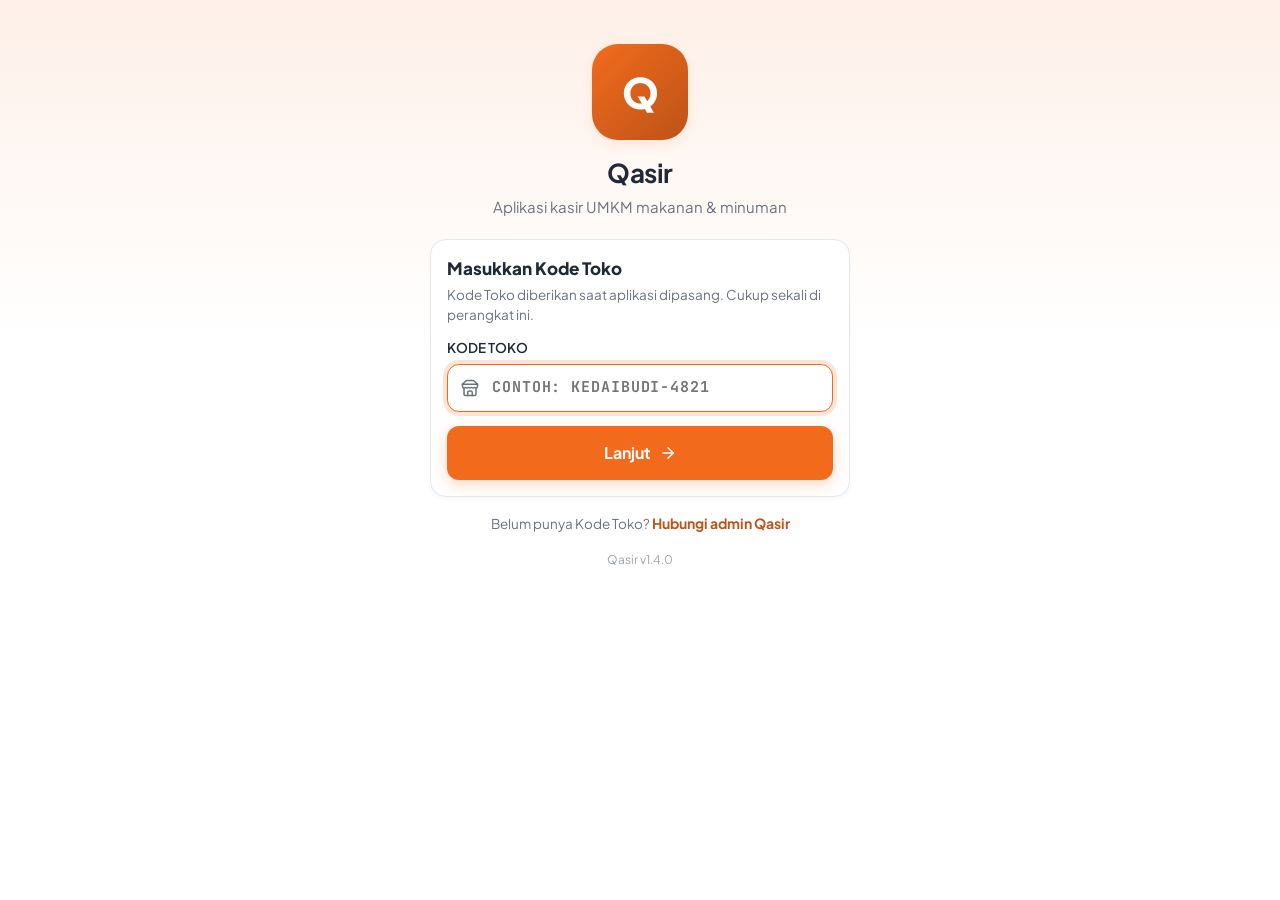
<file: index.html>
<!DOCTYPE html>
<html lang="id">
<head>
  <meta charset="UTF-8">
  <meta name="viewport" content="width=device-width, initial-scale=1, viewport-fit=cover">
  <title>Qasir</title>
  <meta name="description" content="Qasir — aplikasi kasir untuk UMKM makanan & minuman. Tetap jalan saat offline.">
  <meta name="theme-color" content="#F26B1D">
  <meta name="mobile-web-app-capable" content="yes">
  <meta name="apple-mobile-web-app-capable" content="yes">
  <meta name="apple-mobile-web-app-status-bar-style" content="default">
  <meta name="apple-mobile-web-app-title" content="Qasir">
  <link rel="manifest" href="manifest.webmanifest">
  <link rel="icon" type="image/svg+xml" href="icons/icon.svg">
  <link rel="apple-touch-icon" href="icons/icon-192.png">

  <!-- Koneksi awal ke server GAS: hemat 100–300 ms di request pertama -->
  <link rel="preconnect" href="https://script.google.com">
  <link rel="preconnect" href="https://script.googleusercontent.com" crossorigin>
  <link rel="dns-prefetch" href="https://drive.google.com">
  <link rel="dns-prefetch" href="https://cdn.jsdelivr.net">
  <link rel="preconnect" href="https://fonts.googleapis.com">
  <link rel="preconnect" href="https://fonts.gstatic.com" crossorigin>
  <link rel="stylesheet" crossorigin="anonymous" href="https://fonts.googleapis.com/css2?family=Plus+Jakarta+Sans:wght@400;500;600;700;800&family=JetBrains+Mono:wght@500;700&family=Playfair+Display:ital,wght@0,700;0,800;1,400&display=swap">

  <link rel="stylesheet" href="css/style.css?v=1.4.0">
</head>
<body>
  <div id="app">
    <!-- Splash: tampil instan sebelum JS siap -->
    <div class="splash"><div style="text-align:center"><div class="logo" style="margin:0 auto 14px">Q</div><div class="spinner"></div></div></div>
  </div>
  <noscript><p style="padding:24px;font-family:sans-serif">Aktifkan JavaScript untuk memakai Qasir.</p></noscript>

  <script src="js/config.js?v=1.4.0" defer></script>
  <script src="js/tenant.js?v=1.4.0" data-page="app" defer></script>
  <script src="js/icons.js?v=1.4.0" defer></script>
  <script src="js/core.js?v=1.4.0" defer></script>
  <script src="js/export.js?v=1.4.0" defer></script>
  <script src="js/hpp.js?v=1.4.0" defer></script>
  <script src="js/barcode.js?v=1.4.0" defer></script>
  <script src="js/printer.js?v=1.4.0" defer></script>
  <script src="js/p-kasir.js?v=1.4.0" defer></script>
  <script src="js/p-ops.js?v=1.4.0" defer></script>
  <script src="js/p-owner.js?v=1.4.0" defer></script>
  <script src="js/p-promo.js?v=1.4.0" defer></script>
  <script src="js/p-online.js?v=1.4.0" defer></script>
  <script src="js/app.js?v=1.4.0" defer></script>
</body>
</html>
</file>
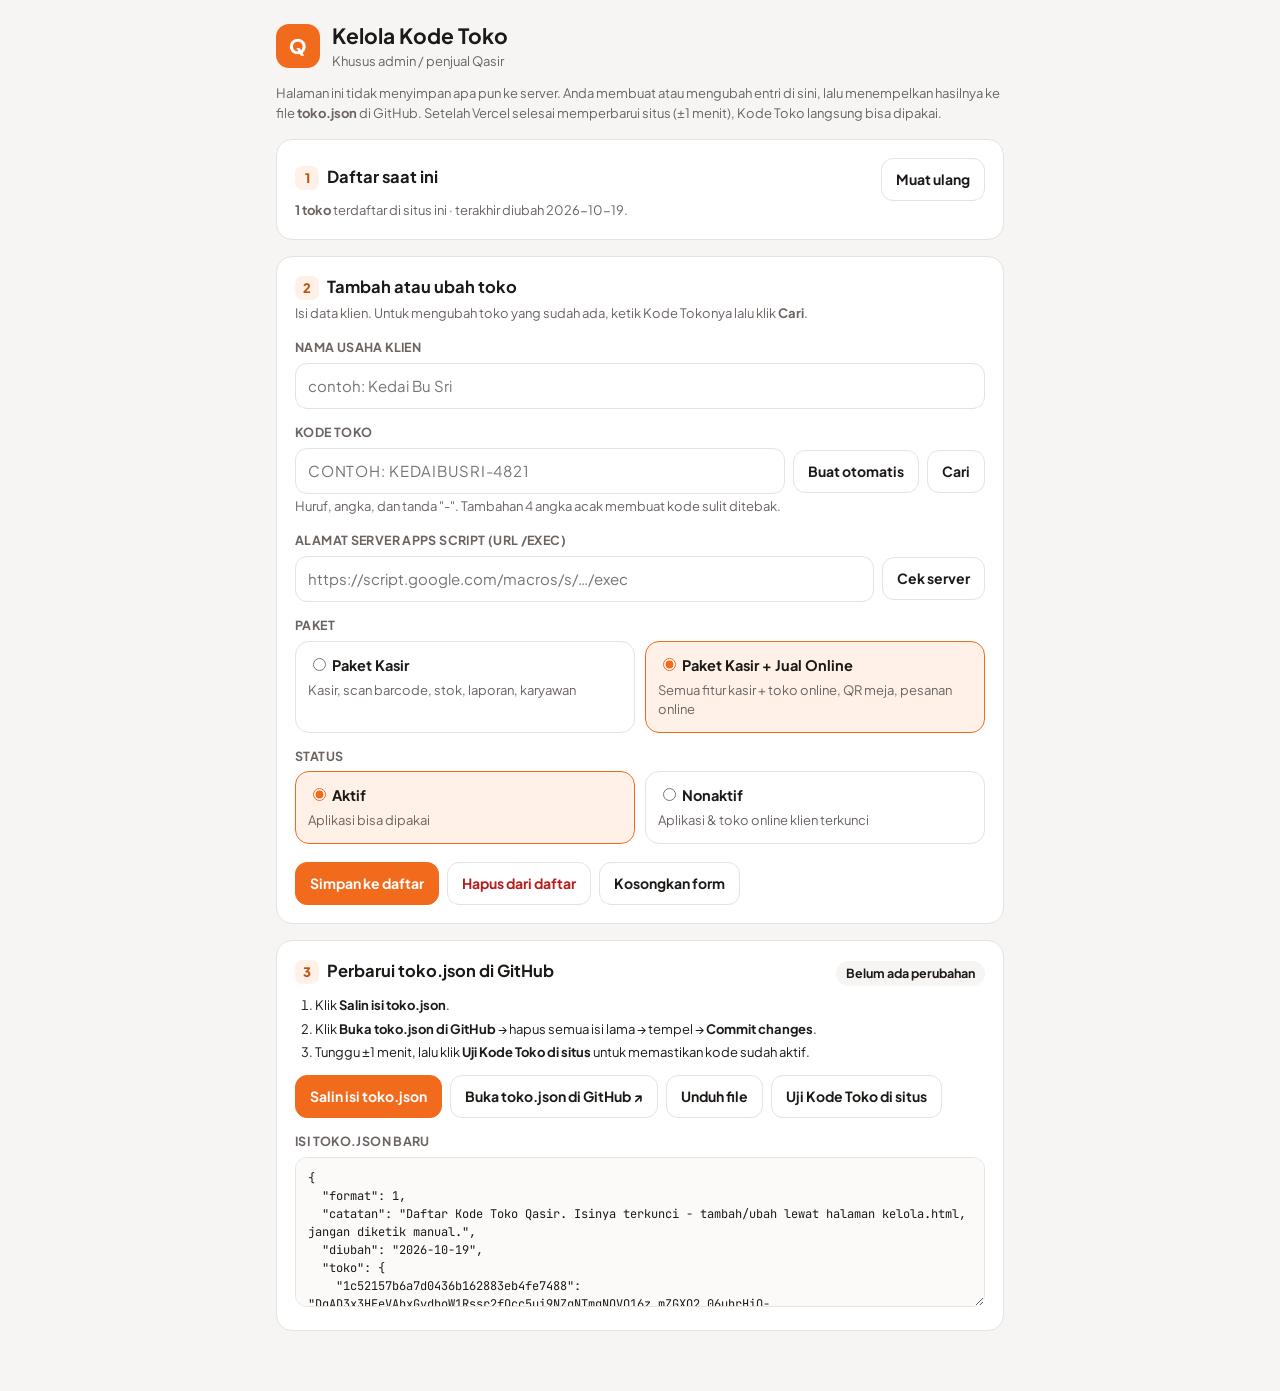
<file: kelola.html>
<!DOCTYPE html>
<html lang="id">
<head>
  <meta charset="UTF-8">
  <meta name="viewport" content="width=device-width, initial-scale=1">
  <meta name="robots" content="noindex, nofollow">
  <title>Kelola Kode Toko · Qasir</title>
  <link rel="icon" type="image/svg+xml" href="icons/icon.svg">
  <link rel="preconnect" href="https://fonts.googleapis.com">
  <link rel="preconnect" href="https://fonts.gstatic.com" crossorigin>
  <link rel="stylesheet" href="https://fonts.googleapis.com/css2?family=Plus+Jakarta+Sans:wght@400;500;600;700;800&family=JetBrains+Mono:wght@500;700&display=swap">
  <style>
    :root { --p: #F26B1D; --p-dark: #C2520F; --p-soft: #FFF1E8; --text: #1C1917; --muted: #6B6461; --line: #E7E2DE; --bg: #F7F5F3; --card: #fff;
      --ok: #15803D; --ok-soft: #E8F6EC; --bad: #B91C1C; --bad-soft: #FDECEC; --warn: #A16207; --warn-soft: #FEF6E0; --mono: 'JetBrains Mono', ui-monospace, monospace; }
    * { box-sizing: border-box; }
    body { margin: 0; font-family: 'Plus Jakarta Sans', system-ui, sans-serif; background: var(--bg); color: var(--text); font-size: 15px; line-height: 1.5; }
    .wrap { max-width: 760px; margin: 0 auto; padding: 20px 16px 60px; }
    header { display: flex; gap: 12px; align-items: center; margin-bottom: 6px; }
    .logo { width: 44px; height: 44px; border-radius: 13px; background: var(--p); color: #fff; display: grid; place-items: center; font-weight: 800; font-size: 20px; flex: none; }
    h1 { font-size: 21px; margin: 0; } h2 { font-size: 16.5px; margin: 0 0 4px; }
    .muted { color: var(--muted); } .small { font-size: 13px; }
    .card { background: var(--card); border: 1px solid var(--line); border-radius: 16px; padding: 18px; margin-top: 16px; }
    .step { display: inline-grid; place-items: center; width: 24px; height: 24px; border-radius: 8px; background: var(--p-soft); color: var(--p-dark); font-weight: 800; font-size: 13px; margin-right: 8px; }
    label.f { display: block; margin-top: 14px; } .lbl { display: block; font-size: 12.5px; font-weight: 700; letter-spacing: .03em; color: var(--muted); margin-bottom: 6px; text-transform: uppercase; }
    input[type=text], input[type=url], textarea { width: 100%; font: inherit; padding: 11px 12px; border: 1.5px solid var(--line); border-radius: 12px; background: #fff; color: var(--text); }
    input:focus, textarea:focus { outline: none; border-color: var(--p); box-shadow: 0 0 0 3px var(--p-soft); }
    .mono { font-family: var(--mono); } .kode { text-transform: uppercase; letter-spacing: .05em; font-weight: 700; }
    .row { display: flex; gap: 8px; align-items: center; flex-wrap: wrap; } .row > .grow { flex: 1 1 220px; }
    .btn { font: inherit; font-weight: 700; font-size: 14px; border-radius: 12px; padding: 10px 14px; border: 1.5px solid var(--line); background: #fff; color: var(--text); cursor: pointer; display: inline-flex; align-items: center; gap: 6px; text-decoration: none; }
    .btn:hover { border-color: #cfc7c1; } .btn:disabled { opacity: .55; cursor: wait; }
    .btn.primary { background: var(--p); border-color: var(--p); color: #fff; } .btn.primary:hover { background: var(--p-dark); }
    .btn.danger { color: var(--bad); } .btn.green { background: #16A34A; border-color: #16A34A; color: #fff; }
    .opts { display: grid; grid-template-columns: 1fr 1fr; gap: 10px; }
    .opt { border: 1.5px solid var(--line); border-radius: 14px; padding: 12px; cursor: pointer; display: block; }
    .opt input { margin-right: 6px; accent-color: var(--p); } .opt:has(input:checked) { border-color: var(--p); background: var(--p-soft); }
    .opt b { font-size: 14.5px; } .opt .small { display: block; margin-top: 4px; }
    .msg { margin-top: 10px; padding: 10px 12px; border-radius: 12px; font-size: 14px; display: none; } .msg.show { display: block; }
    .msg.ok { background: var(--ok-soft); color: var(--ok); } .msg.bad { background: var(--bad-soft); color: var(--bad); } .msg.info { background: var(--p-soft); color: var(--p-dark); } .msg.warn { background: var(--warn-soft); color: var(--warn); }
    .stat { display: flex; justify-content: space-between; gap: 10px; align-items: center; flex-wrap: wrap; }
    .pill { display: inline-block; padding: 3px 10px; border-radius: 999px; font-size: 12.5px; font-weight: 700; background: var(--bg); }
    .pill.warn { background: var(--warn-soft); color: var(--warn); } .pill.ok { background: var(--ok-soft); color: var(--ok); }
    textarea.out { font-family: var(--mono); font-size: 12px; min-height: 150px; background: #FBFAF9; }
    .links { display: grid; grid-template-columns: 1fr 132px; gap: 14px; align-items: start; margin-top: 12px; }
    .link-box { border: 1px dashed var(--line); border-radius: 12px; padding: 10px 12px; margin-bottom: 10px; word-break: break-all; font-size: 13.5px; }
    .link-box b { display: block; font-size: 12px; color: var(--muted); text-transform: uppercase; letter-spacing: .03em; }
    #qr canvas, #qr img { width: 132px; height: 132px; border: 1px solid var(--line); border-radius: 12px; padding: 6px; background: #fff; }
    ol { padding-left: 20px; margin: 8px 0 0; } ol li { margin: 4px 0; }
    .hide { display: none !important; }
    @media (max-width: 560px) { .opts { grid-template-columns: 1fr; } .links { grid-template-columns: 1fr; } }
  </style>
</head>
<body>
<div class="wrap">
  <header><div class="logo">Q</div><div><h1>Kelola Kode Toko</h1><div class="muted small">Khusus admin / penjual Qasir</div></div></header>
  <p class="muted small">Halaman ini tidak menyimpan apa pun ke server. Anda membuat atau mengubah entri di sini, lalu menempelkan hasilnya ke file <b>toko.json</b> di GitHub. Setelah Vercel selesai memperbarui situs (±1 menit), Kode Toko langsung bisa dipakai.</p>

  <!-- 1. Daftar saat ini -->
  <div class="card">
    <div class="stat"><h2><span class="step">1</span>Daftar saat ini</h2><button class="btn" id="btnReload" type="button">Muat ulang</button></div>
    <div class="muted small" id="regInfo">Memuat toko.json…</div>
    <div class="msg warn" id="draftMsg"></div>
  </div>

  <!-- 2. Tambah / ubah -->
  <div class="card">
    <h2><span class="step">2</span>Tambah atau ubah toko</h2>
    <div class="muted small">Isi data klien. Untuk mengubah toko yang sudah ada, ketik Kode Tokonya lalu klik <b>Cari</b>.</div>

    <label class="f"><span class="lbl">Nama usaha klien</span><input type="text" id="fNama" maxlength="60" placeholder="contoh: Kedai Bu Sri"></label>

    <label class="f"><span class="lbl">Kode Toko</span>
      <div class="row"><input class="grow mono kode" type="text" id="fKode" maxlength="32" placeholder="contoh: KEDAIBUSRI-4821" autocapitalize="characters" spellcheck="false">
        <button class="btn" id="btnGen" type="button">Buat otomatis</button><button class="btn" id="btnFind" type="button">Cari</button></div>
      <span class="muted small">Huruf, angka, dan tanda "-". Tambahan 4 angka acak membuat kode sulit ditebak.</span></label>

    <label class="f"><span class="lbl">Alamat server Apps Script (URL /exec)</span>
      <div class="row"><input class="grow mono" type="url" id="fUrl" placeholder="https://script.google.com/macros/s/…/exec" spellcheck="false"><button class="btn" id="btnCheck" type="button">Cek server</button></div></label>
    <div class="msg" id="checkMsg"></div>

    <div class="f" style="margin-top:14px"><span class="lbl">Paket</span>
      <div class="opts">
        <label class="opt"><input type="radio" name="paket" value="kasir"><b>Paket Kasir</b><span class="muted small">Kasir, scan barcode, stok, laporan, karyawan</span></label>
        <label class="opt"><input type="radio" name="paket" value="online" checked><b>Paket Kasir + Jual Online</b><span class="muted small">Semua fitur kasir + toko online, QR meja, pesanan online</span></label>
      </div></div>

    <div class="f" style="margin-top:14px"><span class="lbl">Status</span>
      <div class="opts">
        <label class="opt"><input type="radio" name="aktif" value="1" checked><b>Aktif</b><span class="muted small">Aplikasi bisa dipakai</span></label>
        <label class="opt"><input type="radio" name="aktif" value="0"><b>Nonaktif</b><span class="muted small">Aplikasi & toko online klien terkunci</span></label>
      </div></div>
    <label class="f hide" id="pesanWrap"><span class="lbl">Pesan untuk klien saat nonaktif</span><input type="text" id="fPesan" maxlength="200" placeholder="contoh: Silakan hubungi admin Qasir."></label>

    <div class="row" style="margin-top:18px"><button class="btn primary" id="btnSave" type="button">Simpan ke daftar</button><button class="btn danger" id="btnDel" type="button">Hapus dari daftar</button><button class="btn" id="btnClear" type="button">Kosongkan form</button></div>
    <div class="msg" id="saveMsg"></div>

    <div class="hide" id="linkCard">
      <div class="links"><div>
        <div class="link-box"><b>Aplikasi kasir (untuk pemilik & kasir)</b><span id="lApp"></span></div>
        <div class="link-box" id="lShopWrap"><b>Toko online (untuk pelanggan)</b><span id="lShop"></span></div>
        <div class="row"><button class="btn" id="btnCopyCard" type="button">Salin pesan untuk klien</button><button class="btn" id="btnQr" type="button">Unduh QR aplikasi</button></div>
      </div><div id="qr"></div></div>
    </div>
  </div>

  <!-- 3. Perbarui toko.json -->
  <div class="card">
    <div class="stat"><h2><span class="step">3</span>Perbarui toko.json di GitHub</h2><span class="pill" id="dirtyPill">Belum ada perubahan</span></div>
    <ol class="small">
      <li>Klik <b>Salin isi toko.json</b>.</li>
      <li>Klik <b>Buka toko.json di GitHub</b> → hapus semua isi lama → tempel → <b>Commit changes</b>.</li>
      <li>Tunggu ±1 menit, lalu klik <b>Uji Kode Toko di situs</b> untuk memastikan kode sudah aktif.</li>
    </ol>
    <div class="row" style="margin-top:12px"><button class="btn primary" id="btnCopy" type="button">Salin isi toko.json</button><a class="btn" id="btnGh" target="_blank" rel="noopener" href="#">Buka toko.json di GitHub ↗</a><button class="btn" id="btnDl" type="button">Unduh file</button><button class="btn" id="btnTest" type="button">Uji Kode Toko di situs</button></div>
    <div class="msg" id="outMsg"></div>
    <label class="f"><span class="lbl">Isi toko.json baru</span><textarea class="out" id="out" readonly spellcheck="false"></textarea></label>
  </div>
</div>

<script src="js/config.js?v=1.4.0"></script>
<script src="js/tenant.js?v=1.4.0" data-page="kelola"></script>
<script>
'use strict';
(function () {
  const T = window.QasirTenant, CFG = window.QASIR_CONFIG || {};
  const $ = (id) => document.getElementById(id);
  const DKEY = 'qasir:kelola:draft';
  const BASE = new URL('./', location.href).href;
  const REPO = CFG.REPO || 'visenasrv/Qasir';
  let work = null, dirty = 0;

  function msg(el, text, type) { el = $(el); el.className = 'msg show ' + (type || 'info'); el.innerHTML = text; }
  function hide(el) { $(el).className = 'msg'; }
  function busy(b, on) { $(b).disabled = !!on; }
  const esc = (s) => String(s == null ? '' : s).replace(/[&<>"']/g, (c) => ({ '&': '&amp;', '<': '&lt;', '>': '&gt;', '"': '&quot;', "'": '&#39;' }[c]));
  const count = () => Object.keys(work.toko).length;

  function serialize() {
    const ids = Object.keys(work.toko);
    const lines = ids.map((id, i) => '    ' + JSON.stringify(id) + ': ' + JSON.stringify(work.toko[id]) + (i < ids.length - 1 ? ',' : ''));
    return '{\n  "format": 1,\n  "catatan": ' + JSON.stringify(work.catatan || 'Daftar Kode Toko Qasir. Isinya terkunci - tambah/ubah lewat halaman kelola.html, jangan diketik manual.') +
      ',\n  "diubah": ' + JSON.stringify(work.diubah || '') + ',\n  "toko": {\n' + lines.join('\n') + (lines.length ? '\n' : '') + '  }\n}\n';
  }
  function paintOut() {
    $('out').value = serialize();
    $('dirtyPill').textContent = dirty ? dirty + ' perubahan belum ditempel ke GitHub' : 'Belum ada perubahan';
    $('dirtyPill').className = 'pill' + (dirty ? ' warn' : '');
    try { if (dirty) localStorage.setItem(DKEY, JSON.stringify({ at: Date.now(), dirty, work })); else localStorage.removeItem(DKEY); } catch (e) {}
  }
  async function loadReg() {
    $('regInfo').textContent = 'Memuat toko.json…';
    try {
      const reg = await T.registry(true);
      work = { format: 1, catatan: reg.catatan, diubah: reg.diubah || '', toko: Object.assign({}, reg.toko) };
      $('regInfo').innerHTML = '<b>' + count() + ' toko</b> terdaftar di situs ini' + (reg.diubah ? ' · terakhir diubah ' + esc(reg.diubah) : '') + '.';
    } catch (e) {
      work = { format: 1, diubah: '', toko: {} };
      $('regInfo').innerHTML = '<span style="color:var(--bad)">toko.json belum ada atau tidak bisa dibaca (' + esc(e.message) + ').</span> Daftar baru akan dibuat dari nol.';
    }
    dirty = 0;
    let d = null; try { d = JSON.parse(localStorage.getItem(DKEY) || 'null'); } catch (e) {}
    if (d && d.work && JSON.stringify(d.work.toko) !== JSON.stringify(work.toko)) {
      msg('draftMsg', 'Ada ' + d.dirty + ' perubahan dari ' + new Date(d.at).toLocaleString('id-ID') + ' yang belum terlihat di situs. <button class="btn" id="useDraft" type="button" style="margin-left:6px">Lanjutkan draf</button> <button class="btn" id="dropDraft" type="button">Buang</button>', 'warn');
      $('useDraft').onclick = () => { work = d.work; dirty = d.dirty; hide('draftMsg'); paintOut(); };
      $('dropDraft').onclick = () => { try { localStorage.removeItem(DKEY); } catch (e) {} hide('draftMsg'); };
    } else { hide('draftMsg'); try { localStorage.removeItem(DKEY); } catch (e) {} }
    paintOut();
  }

  const val = (n) => (document.querySelector('input[name="' + n + '"]:checked') || {}).value;
  const setVal = (n, v) => { const el = document.querySelector('input[name="' + n + '"][value="' + v + '"]'); if (el) el.checked = true; syncPesan(); };
  function syncPesan() { $('pesanWrap').classList.toggle('hide', val('aktif') !== '0'); }
  document.querySelectorAll('input[name="aktif"]').forEach((r) => r.addEventListener('change', syncPesan));
  $('fKode').addEventListener('input', () => { const p = $('fKode').selectionStart, v = $('fKode').value.toUpperCase().replace(/[^A-Z0-9 -]/g, ''); if (v !== $('fKode').value) { $('fKode').value = v; try { $('fKode').setSelectionRange(p, p); } catch (e) {} } });

  $('btnGen').onclick = () => {
    const words = ($('fNama').value || 'TOKO').toUpperCase().replace(/[^A-Z0-9 ]/g, ' ').split(/\s+/).filter(Boolean);
    let base = ''; for (const w of words) { if ((base + w).length > 12) break; base += w; if (base.length >= 6) break; }
    if (!base) base = (words[0] || 'TOKO').slice(0, 12);
    const n = crypto.getRandomValues(new Uint16Array(1))[0] % 9000 + 1000;
    $('fKode').value = base + '-' + n;
  };

  async function checkServer(url) {
    if (!T.GAS_RE.test(url)) return { ok: false, error: 'Format URL salah. Harus diawali https://script.google.com/… dan diakhiri <b>/exec</b> (bukan /dev).' };
    try {
      const r = await fetch(url, { redirect: 'follow', cache: 'no-store' });
      const j = JSON.parse(await r.text());
      if (!j.ok || !j.data || j.data.app !== 'Qasir') return { ok: false, error: 'Server membalas, tetapi bukan server Qasir.' };
      let nama = '';
      try {
        const s = await fetch(url, { method: 'POST', redirect: 'follow', cache: 'no-store', headers: { 'Content-Type': 'text/plain;charset=utf-8' }, body: JSON.stringify({ action: 'shopInfo', data: {} }) });
        const sj = JSON.parse(await s.text()); nama = (sj.ok && sj.data && sj.data.toko && sj.data.toko.nama) || '';
      } catch (e) {}
      return { ok: true, version: j.data.version, ready: j.data.ready, nama };
    } catch (e) {
      return { ok: false, error: 'Server tidak bisa dihubungi. Pastikan deploy sebagai <b>Web app</b>, "Execute as: Me" dan "Who has access: Anyone".' };
    }
  }
  $('btnCheck').onclick = async () => {
    const url = $('fUrl').value.trim(); busy('btnCheck', true); msg('checkMsg', 'Menghubungi server…', 'info');
    const r = await checkServer(url); busy('btnCheck', false);
    if (!r.ok) return msg('checkMsg', r.error, 'bad');
    msg('checkMsg', 'Terhubung ke server Qasir v' + esc(r.version) + (r.ready ? ' · database siap' : ' · <b>database belum disiapkan</b> (jalankan fungsi setup di Apps Script)') + (r.nama ? ' · nama toko: <b>' + esc(r.nama) + '</b>' : ''), r.ready ? 'ok' : 'warn');
    if (r.nama && !$('fNama').value.trim()) $('fNama').value = r.nama;
  };

  $('btnFind').onclick = async () => {
    const kode = T.norm($('fKode').value); if (!kode) return msg('saveMsg', 'Ketik Kode Toko yang ingin dicari.', 'bad');
    $('fKode').value = kode; busy('btnFind', true);
    try {
      const d = await T.derive(kode), blob = work.toko[d.id];
      if (!blob) { msg('saveMsg', 'Kode <b>' + esc(kode) + '</b> belum ada di daftar. Isi data lalu klik Simpan untuk menambahkannya.', 'info'); return; }
      const info = await T.unseal(kode, blob);
      $('fNama').value = info.n || ''; $('fUrl').value = info.u || ''; $('fPesan').value = info.m || '';
      setVal('paket', info.p === 'kasir' ? 'kasir' : 'online'); setVal('aktif', info.a === 0 ? '0' : '1');
      msg('saveMsg', 'Data <b>' + esc(kode) + '</b> dimuat. Ubah yang perlu, lalu klik Simpan.', 'ok'); showLinks(kode, info.p);
    } catch (e) { msg('saveMsg', 'Gagal membaca entri: ' + esc(e.message), 'bad'); } finally { busy('btnFind', false); }
  };

  $('btnSave').onclick = async () => {
    const kode = T.norm($('fKode').value), url = $('fUrl').value.trim(), paket = val('paket'), aktif = val('aktif') === '1';
    if (kode.length < 3) return msg('saveMsg', 'Kode Toko minimal 3 huruf/angka.', 'bad');
    if (!T.GAS_RE.test(url)) return msg('saveMsg', 'Alamat server belum benar (harus URL /exec dari Apps Script).', 'bad');
    $('fKode').value = kode; busy('btnSave', true);
    try {
      const info = { u: url, p: paket, a: aktif ? 1 : 0, n: $('fNama').value.trim().slice(0, 60), t: new Date().toISOString().slice(0, 10) };
      if (!aktif && $('fPesan').value.trim()) info.m = $('fPesan').value.trim().slice(0, 200);
      const { id, blob } = await T.seal(kode, info);
      const isNew = !work.toko[id];
      work.toko[id] = blob; work.diubah = new Date().toISOString().slice(0, 10); dirty++;
      paintOut(); showLinks(kode, paket);
      msg('saveMsg', (isNew ? 'Ditambahkan' : 'Diperbarui') + ': <b>' + esc(kode) + '</b> · ' + (paket === 'kasir' ? 'Paket Kasir' : 'Paket Kasir + Jual Online') + (aktif ? '' : ' · <b>nonaktif</b>') + '. Lanjut ke langkah 3.', 'ok');
    } catch (e) { msg('saveMsg', 'Gagal: ' + esc(e.message), 'bad'); } finally { busy('btnSave', false); }
  };
  $('btnDel').onclick = async () => {
    const kode = T.norm($('fKode').value); if (!kode) return msg('saveMsg', 'Ketik Kode Toko yang ingin dihapus.', 'bad');
    const d = await T.derive(kode);
    if (!work.toko[d.id]) return msg('saveMsg', 'Kode <b>' + esc(kode) + '</b> tidak ada di daftar.', 'bad');
    if (!confirm('Hapus ' + kode + ' dari daftar?\n\nCatatan: HP yang sudah memakai kode ini tetap berjalan dari salinannya. Untuk mengunci aplikasi klien, pilih Status "Nonaktif" lalu Simpan, bukan Hapus.')) return;
    delete work.toko[d.id]; dirty++; paintOut(); $('linkCard').classList.add('hide');
    msg('saveMsg', 'Dihapus: <b>' + esc(kode) + '</b>. Lanjut ke langkah 3.', 'ok');
  };
  $('btnClear').onclick = () => { ['fNama', 'fKode', 'fUrl', 'fPesan'].forEach((i) => ($(i).value = '')); setVal('paket', 'online'); setVal('aktif', '1'); hide('saveMsg'); hide('checkMsg'); $('linkCard').classList.add('hide'); };

  let qrUrl = '';
  function loadQr() { return window.qrcode ? Promise.resolve() : new Promise((res, rej) => { const s = document.createElement('script'); s.src = 'https://cdn.jsdelivr.net/npm/qrcode-generator@1.4.4/qrcode.js'; s.onload = res; s.onerror = rej; document.head.appendChild(s); }); }
  async function showLinks(kode, paket) {
    const app = BASE + '?k=' + encodeURIComponent(kode), shop = BASE + 'toko.html?k=' + encodeURIComponent(kode);
    $('lApp').textContent = app; $('lShop').textContent = shop; $('lShopWrap').classList.toggle('hide', paket === 'kasir');
    $('linkCard').classList.remove('hide');
    $('btnCopyCard').onclick = () => copy('Aplikasi kasir Qasir sudah siap.\n\nKode Toko: ' + kode + '\nBuka aplikasi: ' + app + (paket === 'kasir' ? '' : '\nLink toko online untuk pelanggan: ' + shop) + '\n\nBuka link aplikasi di Chrome (Android) atau Safari (iPhone), lalu pilih "Tambahkan ke layar utama" / "Instal aplikasi".', 'saveMsg', 'Pesan untuk klien disalin.');
    try {
      await loadQr(); const q = window.qrcode(0, 'M'); q.addData(app); q.make();
      qrUrl = q.createDataURL(8, 2); $('qr').innerHTML = '<img alt="QR aplikasi" src="' + qrUrl + '">';
      $('btnQr').onclick = () => { const a = document.createElement('a'); a.href = qrUrl; a.download = 'QR-Aplikasi-' + kode + '.gif'; a.click(); };
    } catch (e) { $('qr').innerHTML = '<div class="muted small">QR butuh internet.</div>'; }
  }

  async function copy(text, el, okText) {
    try { await navigator.clipboard.writeText(text); msg(el, okText, 'ok'); }
    catch (e) { const t = document.createElement('textarea'); t.value = text; document.body.appendChild(t); t.select(); document.execCommand('copy'); t.remove(); msg(el, okText, 'ok'); }
  }
  $('btnCopy').onclick = () => copy(serialize(), 'outMsg', 'Isi toko.json disalin (' + count() + ' toko). Tempel di GitHub, lalu Commit changes.');
  $('btnGh').href = 'https://github.com/' + REPO + '/edit/main/toko.json';
  $('btnDl').onclick = () => { const a = document.createElement('a'); a.href = URL.createObjectURL(new Blob([serialize()], { type: 'application/json' })); a.download = 'toko.json'; a.click(); };
  $('btnTest').onclick = async () => {
    const kode = T.norm($('fKode').value); if (!kode) return msg('outMsg', 'Isi Kode Toko di langkah 2 untuk diuji.', 'bad');
    busy('btnTest', true); const r = await T.resolve(kode); busy('btnTest', false);
    if (!r.ok) return msg('outMsg', esc(r.error) + (r.code === 'NOTFOUND' ? ' Jika baru saja Commit, tunggu 1 menit lalu uji lagi.' : ''), 'bad');
    msg('outMsg', 'Kode <b>' + esc(kode) + '</b> sudah aktif di situs · ' + (r.t.paket === 'kasir' ? 'Paket Kasir' : 'Paket Kasir + Jual Online') + (r.t.aktif ? '' : ' · nonaktif') + '.', 'ok');
    loadReg();
  };
  $('btnReload').onclick = loadReg;
  window.addEventListener('beforeunload', (e) => { if (dirty) { e.preventDefault(); e.returnValue = ''; } });
  loadReg();
})();
</script>
</body>
</html>
</file>
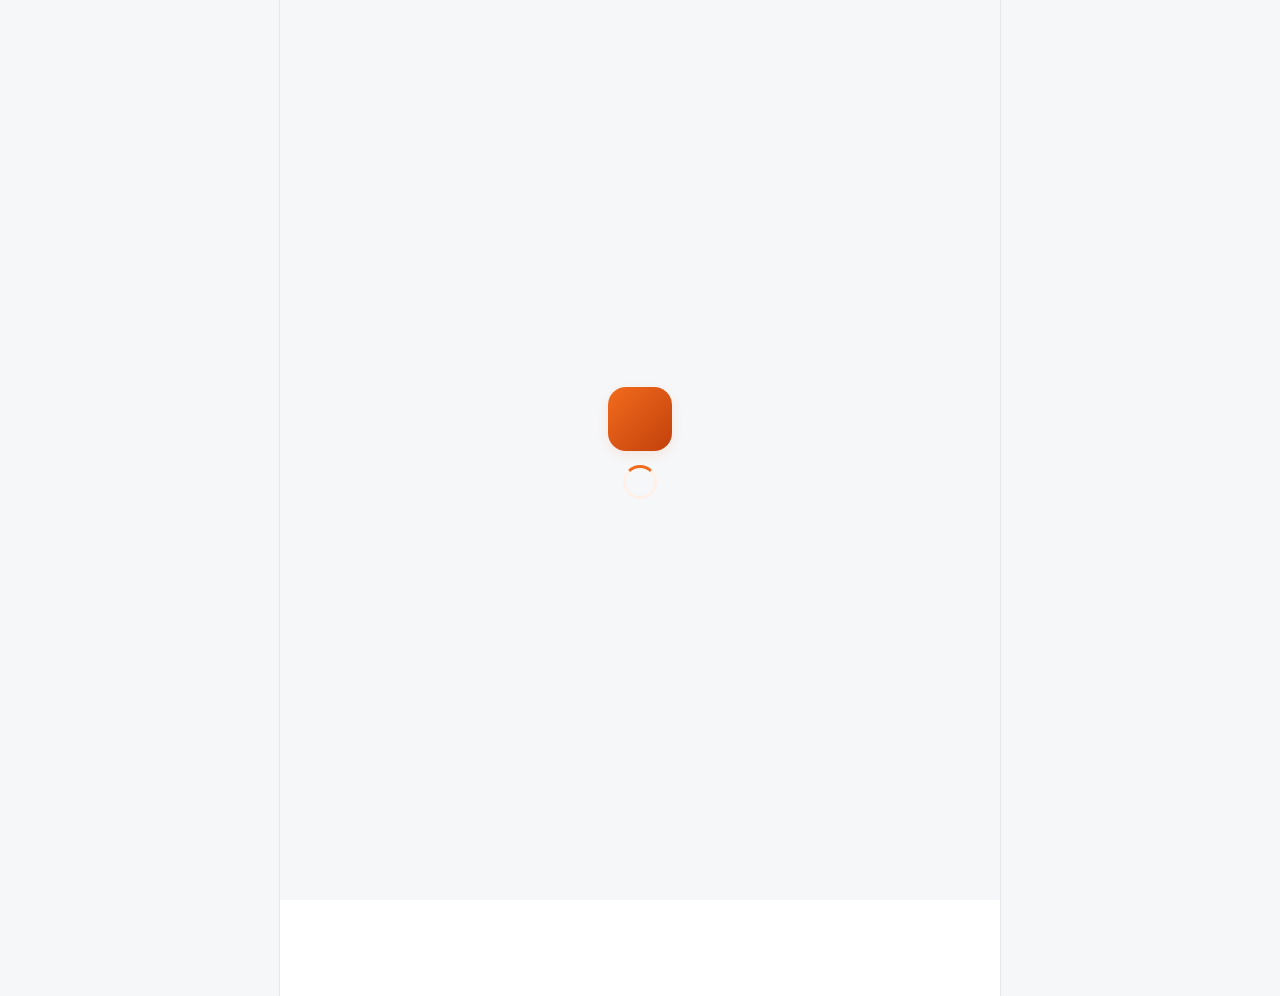
<file: toko.html>
<!DOCTYPE html>
<html lang="id">
<head>
  <meta charset="UTF-8">
  <meta name="viewport" content="width=device-width, initial-scale=1, viewport-fit=cover">
  <title>Pesan Online</title>
  <meta name="description" content="Pesan menu favorit Anda secara online — ambil di toko, diantar, atau makan di tempat.">
  <meta name="theme-color" content="#F26B1D">
  <link rel="icon" type="image/svg+xml" href="icons/icon.svg">
  <link rel="preconnect" href="https://script.google.com">
  <link rel="preconnect" href="https://script.googleusercontent.com" crossorigin>
  <link rel="dns-prefetch" href="https://drive.google.com">
  <link rel="preconnect" href="https://fonts.googleapis.com">
  <link rel="preconnect" href="https://fonts.gstatic.com" crossorigin>
  <link rel="stylesheet" crossorigin="anonymous" href="https://fonts.googleapis.com/css2?family=Plus+Jakarta+Sans:wght@400;500;600;700;800&display=swap">
  <link rel="stylesheet" href="css/style.css?v=1.4.0">
  <link rel="stylesheet" href="css/toko.css?v=1.4.0">
</head>
<body class="shop">
  <div id="shop"><div class="splash"><div style="text-align:center"><div class="logo" style="margin:0 auto 14px">&nbsp;</div><div class="spinner"></div></div></div></div>
  <noscript><p style="padding:24px;font-family:sans-serif">Aktifkan JavaScript untuk memesan.</p></noscript>
  <script src="js/config.js?v=1.4.0" defer></script>
  <script src="js/tenant.js?v=1.4.0" data-page="toko" defer></script>
  <script src="js/icons.js?v=1.4.0" defer></script>
  <script src="js/toko.js?v=1.4.0" defer></script>
</body>
</html>
</file>
<file: css/style.css>
/* ==========================================================================
   QASIR — Warm Artisanal POS · Design System
   Warna utama bisa diganti owner (Pengaturan) → JS mengisi --p, --p-dark, --p-soft
   ========================================================================== */
:root {
  --p: #F26B1D; --p-dark: #C2410C; --p-soft: #FFF1E8; --p-ring: rgba(242,107,29,.18); --p-shadow: rgba(242,107,29,.25);
  --accent: #16A34A;
  --bg: #F6F7F9; --card: #FFFFFF; --text: #1F2937; --muted: #6B7280; --faint: #9CA3AF; --line: #E5E7EB; --line-2: #F0F1F4;
  --ok: #16A34A; --ok-soft: #DCFCE7; --warn: #D97706; --warn-soft: #FEF3C7; --bad: #DC2626; --bad-soft: #FEE2E2; --info: #2563EB; --info-soft: #DBEAFE;
  --violet: #7C3AED; --violet-soft: #EDE9FE;
  --r-card: 16px; --r-btn: 12px; --r-sheet: 24px;
  --sh-1: 0 2px 4px rgba(31,41,55,.04); --sh-2: 0 4px 12px rgba(242,107,29,.12); --sh-3: 0 8px 24px rgba(31,41,55,.08); --sh-4: 0 20px 40px rgba(31,41,55,.16);
  --nav-h: 64px; --safe-b: env(safe-area-inset-bottom, 0px);
  --font: 'Plus Jakarta Sans', system-ui, -apple-system, 'Segoe UI', Roboto, sans-serif;
  --mono: 'JetBrains Mono', ui-monospace, 'SFMono-Regular', Menlo, Consolas, monospace;
}
*, *::before, *::after { box-sizing: border-box; }
html, body { margin: 0; padding: 0; }
body { font-family: var(--font); background: var(--bg); color: var(--text); font-size: 15px; line-height: 1.45; -webkit-font-smoothing: antialiased; -webkit-tap-highlight-color: transparent; overscroll-behavior-y: contain; }
button, input, select, textarea { font: inherit; color: inherit; }
button { cursor: pointer; border: 0; background: none; padding: 0; }
img { max-width: 100%; display: block; }
a { color: var(--p-dark); text-decoration: none; }
.num, .money { font-variant-numeric: tabular-nums; }
.mono { font-family: var(--mono); font-variant-numeric: tabular-nums; }
.muted { color: var(--muted); } .faint { color: var(--faint); }
.nowrap { white-space: nowrap; } .ellipsis { white-space: nowrap; overflow: hidden; text-overflow: ellipsis; min-width: 0; }
.hidden { display: none !important; }
.ic { width: 22px; height: 22px; flex: none; stroke: currentColor; fill: none; stroke-width: 2; stroke-linecap: round; stroke-linejoin: round; }
.ic.sm { width: 18px; height: 18px; } .ic.xs { width: 14px; height: 14px; } .ic.lg { width: 28px; height: 28px; }

/* ---------- Shell & layout ---------- */
#app { min-height: 100vh; min-height: 100dvh; }
.shell { display: flex; min-height: 100dvh; }
.main { flex: 1; min-width: 0; position: relative; }
.page { min-height: 100dvh; padding-bottom: calc(var(--nav-h) + var(--safe-b) + 16px); animation: pageIn .16s ease-out; }
.page.no-nav { padding-bottom: calc(24px + var(--safe-b)); }
.page[hidden] { display: none; }
@keyframes pageIn { from { opacity: .4; transform: translateY(4px); } to { opacity: 1; transform: none; } }
.wrap { padding: 0 16px; max-width: 1180px; margin: 0 auto; }
.stack > * + * { margin-top: 12px; }
.row { display: flex; align-items: center; gap: 10px; }
.row.between { justify-content: space-between; }
.row.wrapx { flex-wrap: wrap; }
.grow { flex: 1; min-width: 0; }
.grid-2 { display: grid; grid-template-columns: 1fr 1fr; gap: 12px; }
.grid-3 { display: grid; grid-template-columns: repeat(3, 1fr); gap: 10px; }

/* ---------- Top bar ---------- */
.topbar { position: sticky; top: 0; z-index: 30; background: rgba(255,255,255,.94); backdrop-filter: saturate(1.4) blur(10px); -webkit-backdrop-filter: saturate(1.4) blur(10px); border-bottom: 1px solid var(--line); }
.topbar .in { display: flex; align-items: center; gap: 10px; min-height: 60px; padding: 8px 16px; max-width: 1180px; margin: 0 auto; }
.topbar h1 { font-size: 19px; line-height: 1.2; margin: 0; font-weight: 700; letter-spacing: -.01em; }
.topbar .sub { font-size: 12.5px; color: var(--muted); margin-top: 1px; }
.icon-btn { width: 42px; height: 42px; border-radius: 12px; display: inline-grid; place-items: center; color: var(--text); flex: none; transition: background .15s; }
.icon-btn:hover { background: var(--line-2); }
.icon-btn.ghost-border { border: 1px solid var(--line); background: #fff; }
.icon-btn.soft { background: var(--p-soft); color: var(--p-dark); }

/* ---------- Brand logo ---------- */
.logo { width: 40px; height: 40px; border-radius: 12px; flex: none; overflow: hidden; display: grid; place-items: center; color: #fff; font-weight: 800; font-size: 18px; background: linear-gradient(135deg, var(--p), var(--p-dark)); box-shadow: var(--sh-2); }
.logo img { width: 100%; height: 100%; object-fit: cover; }
.logo.lg { width: 96px; height: 96px; border-radius: 26px; font-size: 42px; }
.logo.md { width: 56px; height: 56px; border-radius: 16px; font-size: 24px; }

/* ---------- Pills & badges ---------- */
.pill { display: inline-flex; align-items: center; gap: 6px; height: 28px; padding: 0 11px; border-radius: 999px; font-size: 12.5px; font-weight: 600; white-space: nowrap; flex: none; }
.pill .dot { width: 7px; height: 7px; border-radius: 50%; background: currentColor; flex: none; }
.pill.ok { background: var(--ok-soft); color: var(--ok); } .pill.warn { background: var(--warn-soft); color: var(--warn); }
.pill.bad { background: var(--bad-soft); color: var(--bad); } .pill.info { background: var(--info-soft); color: var(--info); }
.pill.neutral { background: var(--line-2); color: var(--muted); } .pill.brand { background: var(--p-soft); color: var(--p-dark); }
.pill.violet { background: var(--violet-soft); color: var(--violet); }
.pill.sm { height: 22px; padding: 0 8px; font-size: 11px; gap: 4px; }
button.pill { cursor: pointer; }
.pill.syncing .dot { animation: pulse 1s infinite; }
@keyframes pulse { 50% { opacity: .3; } }
.badge-count { min-width: 20px; height: 20px; padding: 0 6px; border-radius: 999px; background: var(--p); color: #fff; font-size: 11.5px; font-weight: 700; display: inline-grid; place-items: center; }

/* ---------- Cards ---------- */
.card { background: var(--card); border: 1px solid var(--line); border-radius: var(--r-card); box-shadow: var(--sh-1); }
.card.pad { padding: 16px; }
.card-h { display: flex; align-items: center; justify-content: space-between; gap: 10px; margin-bottom: 12px; }
.sec-title { font-size: 12px; font-weight: 700; letter-spacing: .06em; text-transform: uppercase; color: var(--muted); margin: 0; display: flex; align-items: center; gap: 8px; white-space: nowrap; }
.sec-title .bullet { width: 7px; height: 7px; border-radius: 50%; background: var(--p); }
.label-row { display: flex; align-items: center; justify-content: space-between; gap: 8px; margin: 20px 0 10px; }
.divider { height: 1px; background: var(--line); margin: 12px 0; }
.divider.dashed { background: none; border-top: 1px dashed var(--line); }

/* ---------- Buttons ---------- */
.btn { display: inline-flex; align-items: center; justify-content: center; gap: 8px; min-height: 48px; padding: 0 18px; border-radius: var(--r-btn); font-weight: 700; font-size: 15px; white-space: nowrap; transition: background .15s, transform .08s, box-shadow .15s; user-select: none; }
.btn:active { transform: scale(.98); }
.btn.primary { background: var(--p); color: #fff; box-shadow: 0 4px 14px var(--p-shadow); }
.btn.primary:hover { background: var(--p-dark); }
.btn.secondary { background: var(--p-soft); color: var(--p-dark); }
.btn.outline { background: #fff; border: 1px solid var(--line); color: var(--text); }
.btn.outline:hover { background: var(--line-2); }
.btn.outline-brand { background: #fff; border: 1.5px solid var(--p); color: var(--p-dark); }
.btn.danger { background: var(--bad-soft); color: var(--bad); }
.btn.danger:hover { background: var(--bad); color: #fff; }
.btn.success { background: var(--ok); color: #fff; }
.btn.dark { background: var(--text); color: #fff; }
.btn.block { width: 100%; }
.btn.lg { min-height: 54px; font-size: 16px; }
.btn.sm { min-height: 38px; padding: 0 12px; font-size: 13.5px; border-radius: 10px; }
.btn.xs { min-height: 32px; padding: 0 10px; font-size: 12.5px; border-radius: 9px; gap: 5px; }
.btn[disabled], .btn.is-loading { opacity: .55; pointer-events: none; }
.btn.is-loading::after { content: ''; width: 16px; height: 16px; border-radius: 50%; border: 2px solid currentColor; border-right-color: transparent; animation: spin .7s linear infinite; }
@keyframes spin { to { transform: rotate(360deg); } }
.link-btn { color: var(--p-dark); font-weight: 700; font-size: 14px; white-space: nowrap; }

/* ---------- Forms ---------- */
.field { display: block; }
.field { margin-top: 14px; }
.field:first-child, .grid-2 > .field, .grid-3 > .field { margin-top: 0 !important; }
.card > * + .grid-2, .card > * + .grid-3, .sh-body > * + .grid-2, .sh-body > * + .grid-3 { margin-top: 14px; }
.field > .lbl { display: flex; justify-content: space-between; align-items: center; gap: 8px; font-size: 13.5px; font-weight: 600; margin-bottom: 6px; }
.lbl .req { color: var(--bad); }
.input, .select, .textarea { width: 100%; min-height: 48px; padding: 0 14px; border: 1px solid var(--line); border-radius: var(--r-btn); background: #fff; outline: none; transition: border .15s, box-shadow .15s; font-size: 15px; }
.textarea { padding: 12px 14px; min-height: 84px; resize: vertical; }
.select { appearance: none; background-image: url("data:image/svg+xml,%3Csvg xmlns='http://www.w3.org/2000/svg' width='18' height='18' viewBox='0 0 24 24' fill='none' stroke='%236B7280' stroke-width='2' stroke-linecap='round' stroke-linejoin='round'%3E%3Cpath d='m6 9 6 6 6-6'/%3E%3C/svg%3E"); background-repeat: no-repeat; background-position: right 12px center; padding-right: 38px; }
.input:focus, .select:focus, .textarea:focus { border: 1.5px solid var(--p); box-shadow: 0 0 0 4px var(--p-ring); }
.input.big { font-size: 22px; font-weight: 800; min-height: 56px; }
.input-wrap { position: relative; display: flex; align-items: center; }
.input-wrap > .ic { position: absolute; left: 14px; color: var(--muted); pointer-events: none; }
.input-wrap > .input { padding-left: 44px; }
.input-wrap > .suffix { position: absolute; right: 10px; }
.help { font-size: 12.5px; color: var(--muted); margin-top: 6px; display: flex; gap: 6px; align-items: flex-start; }
.err { font-size: 12.5px; color: var(--bad); margin-top: 6px; }
.check { display: inline-flex; align-items: center; gap: 10px; font-size: 14.5px; cursor: pointer; user-select: none; min-height: 32px; }
.check input { appearance: none; width: 22px; height: 22px; border-radius: 7px; border: 1.5px solid #CBD0D8; background: #fff; display: grid; place-items: center; margin: 0; flex: none; transition: all .12s; }
.check input:checked { background: var(--p); border-color: var(--p); }
.check input:checked::after { content: ''; width: 6px; height: 11px; border: solid #fff; border-width: 0 2.5px 2.5px 0; transform: rotate(45deg) translate(-1px, -1px); }
.radio-dot { width: 22px; height: 22px; border-radius: 50%; border: 1.5px solid #CBD0D8; flex: none; display: grid; place-items: center; background: #fff; }
.is-on .radio-dot { border-color: var(--p); }
.is-on .radio-dot::after { content: ''; width: 11px; height: 11px; border-radius: 50%; background: var(--p); }
.toggle { position: relative; width: 50px; height: 30px; flex: none; }
.toggle input { appearance: none; width: 100%; height: 100%; margin: 0; border-radius: 999px; background: #D1D5DB; transition: background .15s; cursor: pointer; }
.toggle input:checked { background: var(--p); }
.toggle::after { content: ''; position: absolute; top: 3px; left: 3px; width: 24px; height: 24px; border-radius: 50%; background: #fff; box-shadow: 0 1px 3px rgba(0,0,0,.25); transition: transform .15s; pointer-events: none; }
.toggle:has(input:checked)::after { transform: translateX(20px); }
.seg { display: flex; padding: 4px; gap: 4px; background: var(--line-2); border-radius: 14px; }
.seg button { flex: 1; min-height: 42px; border-radius: 10px; font-weight: 600; font-size: 14px; color: var(--muted); white-space: nowrap; padding: 0 8px; display: inline-flex; align-items: center; justify-content: center; gap: 6px; }
.seg button.on { background: var(--p); color: #fff; box-shadow: 0 2px 8px var(--p-shadow); }
.seg.light button.on { background: #fff; color: var(--p-dark); box-shadow: var(--sh-1); }
.chips { display: flex; gap: 8px; overflow-x: auto; scrollbar-width: none; padding: 2px 16px 4px; margin: 0 -16px; }
.chips::-webkit-scrollbar { display: none; }
.chips.wrap { flex-wrap: wrap; overflow: visible; margin: 0; padding: 0; }
.chip { flex: none; min-height: 38px; padding: 0 16px; border-radius: 999px; border: 1px solid var(--line); background: #fff; font-weight: 600; font-size: 14px; white-space: nowrap; display: inline-flex; align-items: center; gap: 6px; transition: all .12s; }
.chip.on { background: var(--p); color: #fff; border-color: var(--p); box-shadow: 0 2px 8px var(--p-shadow); }
.chip.soft-on { background: var(--p-soft); color: var(--p-dark); border-color: var(--p); }
.opt { display: flex; align-items: center; gap: 12px; padding: 14px; border-radius: 14px; border: 1px solid var(--line); background: #fff; text-align: left; width: 100%; transition: all .12s; min-height: 56px; }
.opt.is-on { border: 1.5px solid var(--p); background: var(--p-soft); box-shadow: var(--sh-2); }
.opt .t { font-weight: 600; }
.opt .s { font-size: 13px; color: var(--muted); }

/* ---------- Stepper ---------- */
.stepper { display: inline-flex; align-items: center; gap: 4px; background: var(--line-2); border-radius: 999px; padding: 3px; flex: none; }
.stepper button { width: 32px; height: 32px; border-radius: 50%; display: grid; place-items: center; background: #fff; color: var(--text); box-shadow: var(--sh-1); }
.stepper button.plus { background: var(--p); color: #fff; }
.stepper .v { min-width: 26px; text-align: center; font-weight: 800; font-variant-numeric: tabular-nums; }
.stepper.lg button { width: 48px; height: 48px; }
.stepper.lg .v { min-width: 48px; font-size: 22px; }
.stepper[aria-disabled="true"] { opacity: .4; pointer-events: none; }

/* ---------- Bottom nav & sidebar ---------- */
.bnav { position: fixed; left: 0; right: 0; bottom: 0; z-index: 40; background: #fff; border-top: 1px solid var(--line); padding-bottom: var(--safe-b); display: flex; }
.bnav a { flex: 1; height: var(--nav-h); display: flex; flex-direction: column; align-items: center; justify-content: center; gap: 3px; color: var(--muted); font-size: 11.5px; font-weight: 600; position: relative; }
.bnav a.on { color: var(--p); }
.bnav a .badge-count { position: absolute; top: 6px; left: calc(50% + 6px); min-width: 18px; height: 18px; font-size: 10.5px; }
.side { display: none; }

/* ---------- Kasir ---------- */
.store-banner { margin: 12px 16px 0; padding: 12px 14px; border-radius: 14px; background: var(--warn-soft); color: #92400E; display: flex; align-items: center; gap: 10px; font-size: 14px; }
.kasir-layout { display: block; }
.searchbar { display: flex; gap: 10px; padding: 12px 16px 4px; }
.searchbar .input-wrap { flex: 1; }
.scan-btn { min-height: 48px; padding: 0 14px; border-radius: var(--r-btn); border: 1.5px solid var(--p); color: var(--p-dark); background: #fff; font-weight: 700; display: inline-flex; align-items: center; gap: 8px; white-space: nowrap; }
.cat-row { padding: 8px 16px 4px; }
.pgrid { display: grid; grid-template-columns: repeat(2, minmax(0, 1fr)); gap: 12px; padding: 12px 16px 120px; }
.pcard { background: #fff; border: 1px solid var(--line); border-radius: var(--r-card); box-shadow: var(--sh-1); padding: 10px; display: flex; flex-direction: column; position: relative; text-align: left; transition: border .12s, box-shadow .12s, transform .08s; min-width: 0; }
.pcard:active { transform: scale(.985); }
.pcard.in-cart { border: 1.5px solid var(--p); box-shadow: var(--sh-2); }
.pcard .qbadge { position: absolute; top: -8px; right: -8px; min-width: 28px; height: 28px; padding: 0 7px; border-radius: 999px; background: var(--p); color: #fff; font-weight: 800; font-size: 13px; display: grid; place-items: center; box-shadow: 0 0 0 3px #fff; z-index: 2; }
.pimg { position: relative; aspect-ratio: 1/1; border-radius: 12px; overflow: hidden; background: var(--p-soft); }
.pimg img { width: 100%; height: 100%; object-fit: cover; }
.pimg .ph { width: 100%; height: 100%; display: grid; place-items: center; font-size: 30px; font-weight: 800; color: var(--p-dark); background: radial-gradient(circle at 30% 25%, #fff 0, var(--p-soft) 55%, #FDE3CF 100%); }
.pimg .tag { position: absolute; top: 8px; left: 8px; }
.pcard.habis .pimg img, .pcard.habis .pimg .ph { filter: grayscale(1); opacity: .55; }
.pcard.habis { opacity: .85; }
.pcard .habis-badge { position: absolute; inset: 0; display: grid; place-items: center; }
.pcard .nm { font-weight: 600; font-size: 14.5px; margin-top: 10px; line-height: 1.3; display: -webkit-box; -webkit-line-clamp: 2; -webkit-box-orient: vertical; overflow: hidden; min-height: 2.6em; }
.pcard .pr { font-weight: 800; font-size: 16px; margin-top: 2px; font-variant-numeric: tabular-nums; }
.pcard .ft { display: flex; align-items: center; justify-content: space-between; margin-top: 8px; padding-top: 8px; border-top: 1px solid var(--line-2); min-height: 40px; gap: 6px; }
.pcard .ft .st { font-size: 12.5px; color: var(--muted); white-space: nowrap; }
.add-btn { width: 34px; height: 34px; border-radius: 10px; border: 1.5px solid var(--p); color: var(--p); display: grid; place-items: center; flex: none; background: #fff; }
.cartbar { position: fixed; left: 12px; right: 12px; bottom: calc(var(--nav-h) + var(--safe-b) + 10px); z-index: 35; background: var(--text); color: #fff; border-radius: 18px; padding: 10px 10px 10px 16px; display: flex; align-items: center; gap: 12px; box-shadow: var(--sh-4); animation: up .2s ease-out; }
@keyframes up { from { transform: translateY(20px); opacity: 0; } to { transform: none; opacity: 1; } }
.cartbar .cnt { font-size: 12.5px; opacity: .8; }
.cartbar .tot { font-size: 19px; font-weight: 800; font-variant-numeric: tabular-nums; }
.cartbar .btn { margin-left: auto; }
.cart-panel { display: none; }
.cart-line { display: flex; gap: 12px; padding: 12px 0; border-bottom: 1px solid var(--line-2); }
.cart-line:last-child { border-bottom: 0; }
.cart-line .info { flex: 1; min-width: 0; }
.cart-line .nm { font-weight: 700; font-size: 14.5px; }
.cart-line .mod { font-size: 12.5px; color: var(--muted); margin-top: 2px; }
.cart-line .note { font-size: 12.5px; color: var(--p-dark); font-style: italic; margin-top: 2px; }
.cart-line .pr { font-weight: 800; font-variant-numeric: tabular-nums; white-space: nowrap; }
.sum-row { display: flex; justify-content: space-between; align-items: center; gap: 10px; padding: 5px 0; font-size: 14.5px; }
.sum-row .v { font-weight: 700; font-variant-numeric: tabular-nums; white-space: nowrap; }
.sum-row.disc { color: var(--ok); }
.total-band { background: var(--p-soft); border-radius: 0 0 var(--r-card) var(--r-card); padding: 14px 16px; display: flex; justify-content: space-between; align-items: center; gap: 10px; margin: 12px -16px -16px; }
.total-band .k { font-size: 12px; font-weight: 800; color: var(--p-dark); letter-spacing: .05em; }
.total-band .v { font-size: 28px; font-weight: 800; color: var(--p); font-variant-numeric: tabular-nums; }

/* ---------- Payment ---------- */
.pay-grid { display: grid; grid-template-columns: 1fr 1fr; gap: 12px; }
.pay-tile { position: relative; background: #fff; border: 1px solid var(--line); border-radius: var(--r-card); padding: 16px 10px; display: flex; flex-direction: column; align-items: center; gap: 8px; text-align: center; min-height: 116px; justify-content: center; transition: all .12s; }
.pay-tile .ico { width: 48px; height: 48px; border-radius: 50%; display: grid; place-items: center; }
.pay-tile .t { font-weight: 700; } .pay-tile .s { font-size: 12px; color: var(--muted); white-space: nowrap; }
.pay-tile.is-on { border: 1.5px solid var(--p); background: var(--p-soft); box-shadow: var(--sh-2); }
.pay-tile.is-on .s { color: var(--p-dark); font-weight: 600; }
.pay-tile .chk { position: absolute; top: 10px; right: 10px; width: 24px; height: 24px; border-radius: 50%; background: var(--p); color: #fff; display: none; place-items: center; }
.pay-tile.is-on .chk { display: grid; }
.change-box { margin-top: 12px; padding: 14px 16px; border-radius: 14px; background: var(--ok-soft); color: var(--ok); display: flex; justify-content: space-between; align-items: center; font-weight: 700; }
.change-box.minus { background: var(--bad-soft); color: var(--bad); }
.change-box .v { font-size: 22px; font-weight: 800; font-variant-numeric: tabular-nums; }
.proof-box { margin-top: 12px; border: 2px dashed var(--line); border-radius: 14px; padding: 14px; text-align: center; }
.proof-box img { max-height: 220px; margin: 0 auto 10px; border-radius: 10px; }
.sticky-foot { position: fixed; left: 0; right: 0; bottom: 0; z-index: 36; background: rgba(255,255,255,.97); backdrop-filter: blur(8px); border-top: 1px solid var(--line); padding: 10px 16px calc(10px + var(--safe-b)); }
.sticky-foot .in { max-width: 760px; margin: 0 auto; }
.page.has-foot { padding-bottom: calc(120px + var(--safe-b)); }

/* ---------- Receipt ---------- */
.success-head { text-align: center; padding: 18px 16px 6px; }
.success-ic { width: 76px; height: 76px; border-radius: 50%; background: var(--ok); color: #fff; display: grid; place-items: center; margin: 0 auto 12px; box-shadow: 0 0 0 10px rgba(22,163,74,.12); animation: pop .3s ease-out; }
@keyframes pop { from { transform: scale(.6); } to { transform: none; } }
.receipt { background: #fff; border: 1px solid var(--line); border-radius: 14px 14px 0 0; padding: 18px 16px 22px; font-family: var(--mono); font-size: 12.5px; color: #374151; max-width: 380px; margin: 0 auto; position: relative; box-shadow: var(--sh-3); }
.receipt::after { content: ''; position: absolute; left: -1px; right: -1px; bottom: -10px; height: 10px; background: linear-gradient(-45deg, transparent 6px, #fff 0) 0 0/12px 12px repeat-x, linear-gradient(45deg, transparent 6px, #fff 0) 0 0/12px 12px repeat-x; }
.receipt .c { text-align: center; } .receipt .b { font-weight: 700; color: #111827; }
.receipt .r { display: flex; justify-content: space-between; gap: 8px; }
.receipt .ind { padding-left: 12px; color: var(--muted); font-size: 11.5px; }
.receipt hr { border: 0; border-top: 1px dashed #D1D5DB; margin: 8px 0; }
.receipt .logo { margin: 0 auto 8px; width: 44px; height: 44px; font-size: 20px; }

/* ---------- Transactions ---------- */
.stat-tiles { display: grid; grid-template-columns: repeat(3, 1fr); gap: 10px; }
.stat { background: #fff; border: 1px solid var(--line); border-radius: 14px; padding: 12px; min-width: 0; }
.stat .k { font-size: 11px; font-weight: 700; color: var(--muted); letter-spacing: .05em; text-transform: uppercase; white-space: nowrap; }
.stat .v { font-size: 20px; font-weight: 800; margin-top: 4px; font-variant-numeric: tabular-nums; white-space: nowrap; overflow: hidden; text-overflow: ellipsis; }
.stat.bad { background: #FEF2F2; border-color: #FECACA; } .stat.bad .k, .stat.bad .v { color: var(--bad); }
.tx-card { background: #fff; border: 1px solid var(--line); border-radius: 14px; padding: 14px; display: block; width: 100%; text-align: left; box-shadow: var(--sh-1); position: relative; }
.tx-card + .tx-card { margin-top: 10px; }
.tx-card .no { font-family: var(--mono); font-size: 13.5px; font-weight: 600; white-space: nowrap; }
.tx-card .meta { font-size: 13px; color: var(--muted); margin-top: 3px; }
.tx-card .amt { font-weight: 800; font-size: 17px; font-variant-numeric: tabular-nums; white-space: nowrap; }
.tx-card .foot { display: flex; align-items: center; gap: 8px; margin-top: 10px; padding-top: 10px; border-top: 1px solid var(--line-2); flex-wrap: wrap; }
.tx-card.void { background: #FEF2F2; border-color: #FECACA; border-left: 4px solid var(--bad); }
.tx-card.void .no, .tx-card.void .amt { color: var(--bad); }
.tx-card.void .amt { text-decoration: line-through; }
.tx-card .why { margin-top: 8px; padding: 8px 10px; background: #fff; border: 1px solid #FECACA; border-radius: 10px; font-size: 12.5px; color: #991B1B; }

/* ---------- Lists ---------- */
.list-item { display: flex; align-items: center; gap: 12px; padding: 13px 0; border-bottom: 1px solid var(--line-2); width: 100%; text-align: left; }
.list-item:last-child { border-bottom: 0; }
.list-item .t { font-weight: 600; } .list-item .s { font-size: 13px; color: var(--muted); }
.thumb { width: 48px; height: 48px; border-radius: 12px; overflow: hidden; background: var(--p-soft); flex: none; display: grid; place-items: center; color: var(--p-dark); font-weight: 800; }
.thumb img { width: 100%; height: 100%; object-fit: cover; }
.ico-box { width: 40px; height: 40px; border-radius: 12px; display: grid; place-items: center; flex: none; background: var(--p-soft); color: var(--p-dark); }
.ico-box.ok { background: var(--ok-soft); color: var(--ok); } .ico-box.warn { background: var(--warn-soft); color: var(--warn); }
.ico-box.bad { background: var(--bad-soft); color: var(--bad); } .ico-box.info { background: var(--info-soft); color: var(--info); }
.menu-grid { display: grid; grid-template-columns: repeat(3, 1fr); gap: 10px; }
.menu-tile { background: #fff; border: 1px solid var(--line); border-radius: 16px; padding: 14px 8px; display: flex; flex-direction: column; align-items: center; gap: 8px; font-size: 13px; font-weight: 600; text-align: center; box-shadow: var(--sh-1); position: relative; }
.menu-tile .badge-count { position: absolute; top: 8px; right: 8px; }
.table { width: 100%; border-collapse: collapse; font-size: 13.5px; }
.table th { text-align: left; font-size: 11px; font-weight: 700; color: var(--muted); letter-spacing: .05em; text-transform: uppercase; padding: 10px 8px; background: var(--bg); white-space: nowrap; }
.table td { padding: 10px 8px; border-top: 1px solid var(--line-2); vertical-align: middle; }
.table .r { text-align: right; } .table tfoot td { font-weight: 800; background: #FFFAF6; color: var(--p-dark); }
.table-wrap { border: 1px solid var(--line); border-radius: 12px; overflow: auto; }
.empty { text-align: center; padding: 36px 16px; color: var(--muted); }
.empty .ico-box { margin: 0 auto 12px; width: 56px; height: 56px; border-radius: 18px; }
.empty .t { font-weight: 700; color: var(--text); margin-bottom: 4px; }
.skel { background: linear-gradient(90deg, #EEF0F3 25%, #F6F7F9 37%, #EEF0F3 63%); background-size: 400% 100%; animation: sk 1.2s ease infinite; border-radius: 10px; }
@keyframes sk { 0% { background-position: 100% 50%; } 100% { background-position: 0 50%; } }
.banner { padding: 12px 14px; border-radius: 14px; display: flex; gap: 10px; align-items: flex-start; font-size: 13.5px; }
.banner.info { background: var(--info-soft); color: #1E40AF; } .banner.warn { background: var(--warn-soft); color: #92400E; }
.banner.bad { background: var(--bad-soft); color: #991B1B; } .banner.ok { background: var(--ok-soft); color: #166534; }

/* ---------- Dashboard ---------- */
.hero { border-radius: 20px; padding: 18px 18px 20px; color: #fff; background: linear-gradient(120deg, var(--p), color-mix(in srgb, var(--p) 70%, #FFD3A8)); position: relative; overflow: hidden; box-shadow: 0 10px 28px var(--p-shadow); }
.hero::before { content: ''; position: absolute; width: 180px; height: 180px; right: -50px; top: -60px; border-radius: 50%; background: rgba(255,255,255,.13); }
.hero .k { font-size: 12.5px; font-weight: 800; letter-spacing: .06em; opacity: .95; }
.hero .v { font-size: 32px; font-weight: 800; margin-top: 6px; letter-spacing: -.02em; font-variant-numeric: tabular-nums; }
.hero .chg { position: absolute; right: 16px; top: 16px; background: rgba(255,255,255,.22); padding: 4px 10px; border-radius: 999px; font-size: 12px; font-weight: 700; }
.mini { background: #fff; border: 1px solid var(--line); border-radius: 16px; padding: 12px; min-width: 0; }
.mini .ico-box { width: 34px; height: 34px; border-radius: 10px; }
.mini .k { font-size: 11px; font-weight: 700; color: var(--muted); letter-spacing: .04em; text-transform: uppercase; margin-top: 10px; white-space: nowrap; }
.mini .v { font-size: 17px; font-weight: 800; margin-top: 2px; font-variant-numeric: tabular-nums; white-space: nowrap; overflow: hidden; text-overflow: ellipsis; }
.mini .s { font-size: 11.5px; color: var(--muted); white-space: nowrap; overflow: hidden; text-overflow: ellipsis; }
.chart { width: 100%; height: auto; display: block; }
.legend { display: grid; gap: 10px; }
.legend .li { display: flex; align-items: center; gap: 10px; font-size: 14px; }
.legend .sw { width: 12px; height: 12px; border-radius: 4px; flex: none; }
.legend .li .v { margin-left: auto; font-weight: 800; font-variant-numeric: tabular-nums; }
.dev-code { width: 32px; height: 32px; border-radius: 10px; display: grid; place-items: center; font-size: 12px; font-weight: 800; flex: none; }
.alert-card { border-left: 4px solid var(--warn); }
.alert-card.bad { border-left-color: var(--bad); }

/* ---------- HPP ---------- */
.hpp-box { background: var(--p-soft); border: 1.5px solid var(--p); border-radius: 18px; padding: 16px; text-align: center; }
.hpp-box .v { font-size: 34px; font-weight: 800; color: var(--p); font-variant-numeric: tabular-nums; }
.rec-grid { display: grid; grid-template-columns: repeat(3, 1fr); gap: 8px; }
.rec { position: relative; background: #fff; border: 1px solid var(--line); border-radius: 14px; padding: 16px 6px 12px; text-align: center; min-width: 0; }
.rec.is-on { border: 2px solid var(--p); background: #FFFCFA; box-shadow: var(--sh-2); }
.rec .rib { position: absolute; top: -10px; left: 50%; transform: translateX(-50%); background: var(--p); color: #fff; font-size: 9.5px; font-weight: 800; padding: 3px 8px; border-radius: 999px; white-space: nowrap; letter-spacing: .04em; }
.rec .n { font-weight: 700; font-size: 14px; } .rec .m { font-size: 11.5px; color: var(--muted); }
.rec .p { font-weight: 800; font-size: 17px; margin: 6px 0; font-variant-numeric: tabular-nums; white-space: nowrap; }
.rec .l { font-size: 11.5px; color: var(--ok); font-weight: 700; white-space: nowrap; }
.fc-bar { height: 10px; border-radius: 999px; background: linear-gradient(90deg, var(--ok) 0 35%, var(--warn) 35% 45%, var(--bad) 45% 100%); position: relative; opacity: .9; }
.fc-bar .mk { position: absolute; top: -5px; width: 4px; height: 20px; border-radius: 2px; background: var(--text); transform: translateX(-2px); }

/* ---------- Sheets / modal ---------- */
.overlay { position: fixed; inset: 0; z-index: 80; background: rgba(31,41,55,.42); display: flex; align-items: flex-end; justify-content: center; animation: fade .15s; }
@keyframes fade { from { opacity: 0; } }
.sheet { width: 100%; max-width: 640px; max-height: 92dvh; background: #fff; border-radius: var(--r-sheet) var(--r-sheet) 0 0; box-shadow: var(--sh-4); display: flex; flex-direction: column; animation: sheetUp .2s cubic-bezier(.2,.8,.3,1); }
@keyframes sheetUp { from { transform: translateY(40px); opacity: .5; } to { transform: none; opacity: 1; } }
.sheet .grab { width: 44px; height: 5px; border-radius: 3px; background: #D1D5DB; margin: 10px auto 2px; flex: none; }
.sheet .sh-head { display: flex; align-items: center; gap: 12px; padding: 8px 16px 12px; border-bottom: 1px solid var(--line-2); flex: none; }
.sheet .sh-head h3 { margin: 0; font-size: 18px; font-weight: 700; }
.sheet .sh-body { padding: 16px; overflow-y: auto; flex: 1; -webkit-overflow-scrolling: touch; }
.sheet .sh-foot { padding: 12px 16px calc(12px + var(--safe-b)); border-top: 1px solid var(--line-2); flex: none; background: #fff; }
.close-x { width: 40px; height: 40px; border-radius: 50%; background: var(--line-2); display: grid; place-items: center; margin-left: auto; flex: none; }
.dialog { width: calc(100% - 32px); max-width: 420px; background: #fff; border-radius: 20px; padding: 20px; box-shadow: var(--sh-4); margin: auto; animation: pop .15s ease-out; }
.overlay.center { align-items: center; }
.dialog h3 { margin: 0 0 6px; font-size: 18px; }
.dialog p { margin: 0 0 16px; color: var(--muted); font-size: 14.5px; }
.toasts { position: fixed; left: 50%; transform: translateX(-50%); top: 12px; z-index: 120; display: flex; flex-direction: column; gap: 8px; width: calc(100% - 24px); max-width: 420px; pointer-events: none; }
.toast { background: var(--text); color: #fff; padding: 12px 14px; border-radius: 14px; font-size: 14px; font-weight: 600; box-shadow: var(--sh-4); display: flex; align-items: center; gap: 10px; animation: toastIn .2s ease-out; pointer-events: auto; }
.toast.ok { background: #14532D; } .toast.bad { background: #991B1B; } .toast.warn { background: #92400E; } .toast.info { background: #1E3A8A; }
@keyframes toastIn { from { transform: translateY(-12px); opacity: 0; } }
.scanner-view { position: relative; aspect-ratio: 3/4; max-height: 60dvh; background: #000; border-radius: 16px; overflow: hidden; }
.scanner-view video { width: 100%; height: 100%; object-fit: cover; }
.scanner-view .frame { position: absolute; left: 12%; right: 12%; top: 34%; height: 28%; border: 3px solid var(--p); border-radius: 14px; box-shadow: 0 0 0 999px rgba(0,0,0,.35); }
.scanner-view .laser { position: absolute; left: 14%; right: 14%; top: 48%; height: 2px; background: #FF4D4D; box-shadow: 0 0 10px #FF4D4D; animation: laser 1.6s ease-in-out infinite alternate; }
@keyframes laser { from { transform: translateY(-30px); } to { transform: translateY(30px); } }

/* ---------- Login ---------- */
.login { min-height: 100dvh; background: linear-gradient(180deg, var(--p-soft) 0, #fff 340px); padding: 16px 16px 32px; display: flex; flex-direction: column; }
.login .box { width: 100%; max-width: 420px; margin: 0 auto; }
.login .brand { text-align: center; margin: 28px 0 22px; }
.login .brand h2 { font-size: 26px; margin: 14px 0 4px; letter-spacing: -.02em; }
.pin-boxes { display: grid; grid-template-columns: repeat(6, 1fr); gap: 8px; position: relative; }
.pin-boxes span { height: 56px; border-radius: 12px; border: 1px solid var(--line); background: var(--bg); display: grid; place-items: center; font-size: 22px; font-weight: 800; transition: all .12s; }
.pin-boxes span.fill::after { content: ''; width: 12px; height: 12px; border-radius: 50%; background: var(--text); }
.pin-boxes span.fill.show::after { display: none; }
.pin-boxes span.cur { border: 1.5px solid var(--p); background: #fff; box-shadow: 0 0 0 4px var(--p-ring); }
.pin-boxes input { position: absolute; inset: 0; opacity: 0; width: 100%; height: 100%; font-size: 16px; letter-spacing: 40px; }

/* ---------- Menu & labels preview ---------- */
.menu-paper { background: #FFF8EE; border: 1px solid #F1E3CF; border-radius: 16px; padding: 22px 18px; box-shadow: var(--sh-3); color: #3B2A1A; }
.menu-paper .mh { text-align: center; }
.menu-paper .mt { font-family: 'Playfair Display', Georgia, serif; font-weight: 800; letter-spacing: .08em; font-size: 22px; color: #4A2511; margin-top: 10px; }
.menu-paper .tg { font-family: 'Playfair Display', Georgia, serif; font-style: italic; color: var(--p-dark); font-size: 14px; }
.menu-paper .cat { display: flex; align-items: center; gap: 10px; margin: 18px 0 10px; }
.menu-paper .cat b { background: var(--p); color: #fff; font-size: 12px; letter-spacing: .08em; padding: 4px 12px; border-radius: 999px; }
.menu-paper .cat::after { content: ''; flex: 1; height: 1px; background: #EAD7BD; }
.menu-items { display: grid; gap: 10px; }
.menu-items.c2 { grid-template-columns: 1fr 1fr; }
.mi { background: #fff; border: 1px solid #F1E3CF; border-radius: 12px; padding: 8px; }
.mi .im { aspect-ratio: 4/3; border-radius: 8px; overflow: hidden; background: var(--p-soft); margin-bottom: 8px; }
.mi .im img { width: 100%; height: 100%; object-fit: cover; }
.mi .n { font-weight: 700; font-size: 13.5px; } .mi .p { font-weight: 800; color: var(--p-dark); font-size: 13.5px; }
.mi .v { font-size: 11px; color: #8A7660; margin-top: 2px; }
.mi.text { display: flex; justify-content: space-between; gap: 8px; align-items: baseline; border: 0; border-bottom: 1px dotted #E2CDB0; border-radius: 0; background: none; padding: 6px 0; }
.menu-paper .mf { text-align: center; font-size: 12px; color: #8A7660; margin-top: 18px; padding-top: 12px; border-top: 1px dashed #EAD7BD; }
.label-sheet { background: #fff; border-radius: 10px; padding: 10px; display: grid; grid-template-columns: repeat(3, 1fr); gap: 6px; }
.label-sheet.thermal { grid-template-columns: repeat(2, 1fr); }
.lbl-cell { border: 1px dashed #CBD0D8; border-radius: 6px; padding: 6px 4px; text-align: center; min-width: 0; }
.lbl-cell .n { font-size: 10px; font-weight: 700; white-space: nowrap; overflow: hidden; text-overflow: ellipsis; }
.lbl-cell .p { font-size: 10px; color: var(--p-dark); font-weight: 700; }
.lbl-cell svg { width: 100%; height: 34px; }
.lbl-cell .c { font-family: var(--mono); font-size: 8.5px; }
.swatch { width: 36px; height: 36px; border-radius: 50%; border: 3px solid #fff; box-shadow: 0 0 0 1px var(--line); flex: none; cursor: pointer; }
.swatch.on { box-shadow: 0 0 0 2px var(--text); }
.prompt-box { background: var(--bg); border: 1px solid var(--line); border-radius: 12px; padding: 14px; font-family: var(--mono); font-size: 12.5px; white-space: pre-wrap; line-height: 1.6; max-height: 320px; overflow: auto; }
.pick-card { flex: none; width: 128px; background: #fff; border: 1px solid var(--line); border-radius: 14px; padding: 8px; position: relative; text-align: left; }
.pick-card.is-on { border: 2px solid var(--p); }
.pick-card .ck { position: absolute; top: 12px; right: 12px; width: 22px; height: 22px; border-radius: 50%; background: var(--p); color: #fff; display: none; place-items: center; }
.pick-card.is-on .ck { display: grid; }
.pick-card .nm { font-weight: 600; font-size: 13px; margin-top: 6px; white-space: nowrap; overflow: hidden; text-overflow: ellipsis; }
.pick-card .pr { font-size: 12px; color: var(--p-dark); font-weight: 700; }
.step-h { display: flex; align-items: center; gap: 10px; margin-bottom: 12px; }
.step-h .n { width: 26px; height: 26px; border-radius: 50%; background: var(--p); color: #fff; font-size: 13px; font-weight: 800; display: grid; place-items: center; flex: none; }
.step-h .t { font-size: 13px; font-weight: 800; letter-spacing: .06em; text-transform: uppercase; white-space: nowrap; }
.size-tile { flex: 1; background: #fff; border: 1px solid var(--line); border-radius: 14px; padding: 12px 6px; display: flex; flex-direction: column; align-items: center; gap: 6px; font-size: 13px; font-weight: 600; white-space: nowrap; }
.size-tile.is-on { border: 2px solid var(--p); background: var(--p-soft); }
.size-tile .ar { border: 2px solid currentColor; border-radius: 4px; }

/* ---------- Desktop / tablet ---------- */
@media (min-width: 640px) {
  .pgrid { grid-template-columns: repeat(3, minmax(0, 1fr)); }
  .menu-grid { grid-template-columns: repeat(4, 1fr); }
  .overlay { align-items: center; }
  .sheet { border-radius: 20px; max-height: 88dvh; }
  .sheet .grab { display: none; }
}
@media (min-width: 1024px) {
  :root { --nav-h: 0px; }
  .bnav { display: none; }
  .side { display: flex; flex-direction: column; width: 248px; flex: none; position: sticky; top: 0; height: 100dvh; background: #fff; border-right: 1px solid var(--line); padding: 16px 12px; overflow-y: auto; }
  .side .brand { display: flex; align-items: center; gap: 10px; padding: 4px 8px 16px; border-bottom: 1px solid var(--line-2); margin-bottom: 10px; }
  .side .brand .t { font-weight: 800; line-height: 1.2; } .side .brand .s { font-size: 12px; color: var(--muted); }
  .side a { display: flex; align-items: center; gap: 12px; min-height: 44px; padding: 0 12px; border-radius: 12px; color: var(--muted); font-weight: 600; font-size: 14.5px; position: relative; }
  .side a:hover { background: var(--bg); color: var(--text); }
  .side a.on { background: var(--p-soft); color: var(--p-dark); }
  .side a.on::before { content: ''; position: absolute; left: -12px; top: 10px; bottom: 10px; width: 4px; border-radius: 0 4px 4px 0; background: var(--p); }
  .side a .badge-count { margin-left: auto; }
  .side .grp { font-size: 11px; font-weight: 800; letter-spacing: .08em; color: var(--faint); padding: 14px 12px 6px; }
  .side .foot { margin-top: auto; padding-top: 12px; border-top: 1px solid var(--line-2); }
  .page { padding-bottom: 32px; }
  .page.has-foot { padding-bottom: 110px; }
  .cartbar { display: none !important; }
  .kasir-layout { display: grid; grid-template-columns: minmax(0, 1fr) 380px; align-items: start; }
  .pgrid { grid-template-columns: repeat(auto-fill, minmax(168px, 1fr)); padding-bottom: 32px; }
  .cart-panel { display: flex; flex-direction: column; position: sticky; top: 0; height: 100dvh; border-left: 1px solid var(--line); background: #fff; }
  .cart-panel .cp-head { padding: 16px; border-bottom: 1px solid var(--line-2); display: flex; align-items: center; justify-content: space-between; }
  .cart-panel .cp-body { flex: 1; overflow-y: auto; padding: 0 16px; }
  .cart-panel .cp-foot { padding: 16px; border-top: 1px solid var(--line-2); }
  .sticky-foot { left: 248px; }
  .desk-2 { display: grid; grid-template-columns: 1fr 1fr; gap: 16px; align-items: start; }
  .desk-2 > * + * { margin-top: 0 !important; }
  .desk-2 > *, .desk-3 > * { min-width: 0; }
  .desk-3 { display: grid; grid-template-columns: repeat(3, 1fr); gap: 16px; }
  .toasts { top: 16px; }
}
@media print {
  body * { visibility: hidden; }
  .print-area, .print-area * { visibility: visible; }
  .print-area { position: absolute; left: 0; top: 0; width: 100%; }
}

/* ---------- Tambahan shell ---------- */
[hidden] { display: none !important; }
.spinner { width: 34px; height: 34px; border-radius: 50%; border: 3px solid var(--p-soft); border-top-color: var(--p); animation: spin .7s linear infinite; margin: 0 auto 14px; }
.empty[style*="justify-content"] { display: flex; flex-direction: column; align-items: center; }
.splash { min-height: 100dvh; display: grid; place-items: center; background: var(--bg); }
.splash .logo { width: 64px; height: 64px; border-radius: 18px; font-size: 26px; }

.hide-sm { display: none; }
@media (min-width: 640px) { .hide-sm { display: inline; } }

/* ---------- v1.1: kamera laptop ---------- */
.cam-view { position: relative; background: #000; border-radius: 16px; overflow: hidden; aspect-ratio: 16/9; }
.cam-view video, .cam-view img { width: 100%; height: 100%; object-fit: contain; display: block; background: #000; }
.cam-flash { position: absolute; inset: 0; background: #fff; opacity: 0; pointer-events: none; }
.cam-flash.on { animation: camFlash .35s ease-out; }
@keyframes camFlash { 0% { opacity: .9; } 100% { opacity: 0; } }

/* ---------- v1.1: umpan balik scan barcode ---------- */
.scanner-view .hit-ico { position: absolute; left: 50%; top: 48%; width: 84px; height: 84px; margin: -42px 0 0 -42px; border-radius: 50%; display: grid; place-items: center; color: #fff; opacity: 0; transform: scale(.4); pointer-events: none; }
.scanner-view .hit-ico .ic { width: 44px; height: 44px; stroke-width: 3; }
.scanner-view.hit .frame { border-color: #22C55E; box-shadow: 0 0 0 999px rgba(22,163,74,.35), 0 0 24px #22C55E inset; }
.scanner-view.miss .frame { border-color: #EF4444; box-shadow: 0 0 0 999px rgba(220,38,38,.35); }
.scanner-view.hit .laser, .scanner-view.miss .laser { opacity: 0; }
.scanner-view.hit .hit-ico { background: #16A34A; animation: popIn .5s cubic-bezier(.2,1.6,.4,1) forwards; }
.scanner-view.miss .hit-ico { background: #DC2626; animation: popIn .5s cubic-bezier(.2,1.6,.4,1) forwards, shake .35s .1s; }
@keyframes popIn { 0% { opacity: 0; transform: scale(.4); } 60% { opacity: 1; transform: scale(1.1); } 100% { opacity: 1; transform: scale(1); } }
@keyframes shake { 0%,100% { margin-left: -42px; } 25% { margin-left: -50px; } 75% { margin-left: -34px; } }
.scan-result { display: flex; align-items: center; gap: 10px; margin-top: 12px; padding: 12px 14px; border-radius: 14px; border: 1.5px solid var(--line); background: var(--bg); min-height: 58px; }
.scan-result .t { font-weight: 700; } .scan-result .s { font-size: 12.5px; color: var(--muted); }
.scan-result.ok { border-color: #86EFAC; background: var(--ok-soft); animation: resIn .3s ease-out; }
.scan-result.bad { border-color: #FCA5A5; background: var(--bad-soft); animation: resIn .3s ease-out; }
.scan-result .cnt { margin-left: auto; font-weight: 800; color: var(--ok); white-space: nowrap; }
@keyframes resIn { from { transform: translateY(6px); opacity: .3; } to { transform: none; opacity: 1; } }
.bump { animation: bump .45s ease-out; }
@keyframes bump { 0% { transform: scale(1); } 35% { transform: scale(1.06); } 100% { transform: scale(1); } }
.pcard.flash { animation: cardFlash .9s ease-out; }
@keyframes cardFlash { 0% { box-shadow: 0 0 0 0 rgba(22,163,74,.0); } 20% { box-shadow: 0 0 0 4px rgba(22,163,74,.7); } 100% { box-shadow: 0 0 0 0 rgba(22,163,74,0); } }

/* ---------- v1.1: ekspor gambar/PDF (salinan rapi tanpa bayangan) ---------- */
.receipt.is-export { box-shadow: none; border: 0; border-radius: 0; max-width: none; padding: 22px 20px 26px; }
.receipt.is-export::after { display: none; }
.menu-paper.is-export { box-shadow: none; border: 0; border-radius: 0; }

/* ---------- v1.1: poster & harga manual ---------- */
.size-grid { display: grid; grid-template-columns: repeat(3, 1fr); gap: 8px; }
.img-chip { display: flex; align-items: center; gap: 10px; padding: 8px; border: 1px solid var(--line); border-radius: 14px; background: #fff; }
.img-chip .thumb { width: 44px; height: 44px; }
.img-chip .nm { font-weight: 600; font-size: 13.5px; min-width: 0; overflow: hidden; text-overflow: ellipsis; white-space: nowrap; }
.img-chip .btn { min-height: 38px; }
.rec.manual { grid-column: 1 / -1; display: flex; align-items: center; gap: 12px; text-align: left; padding: 12px 14px; }
.rec.manual .input { min-height: 44px; font-weight: 800; font-size: 17px; }
.explain { background: var(--info-soft); border: 1px solid #BFDBFE; border-radius: 14px; padding: 14px 16px; font-size: 14px; line-height: 1.55; }
.explain b { color: #1E3A8A; }
.explain ol { margin: 8px 0 0; padding-left: 20px; } .explain li + li { margin-top: 4px; }
.formula { display: flex; flex-wrap: wrap; align-items: center; gap: 6px 8px; background: #fff; border: 1px dashed var(--line); border-radius: 12px; padding: 10px 12px; margin-top: 10px; font-weight: 600; }
.formula .eq { color: var(--muted); } .formula .res { color: var(--p-dark); font-weight: 800; }
.torch-btn { position: absolute; top: 10px; right: 10px; width: 42px; height: 42px; border-radius: 50%; background: rgba(0,0,0,.45); color: #fff; display: grid; place-items: center; z-index: 2; }
.torch-btn.on { background: #FACC15; color: #111; }
/* v1.2: penjelasan bisa dilipat */
details.explain { padding: 0; }
details.explain > summary { list-style: none; cursor: pointer; display: flex; align-items: center; justify-content: space-between; gap: 10px; padding: 12px 16px; color: #1E3A8A; user-select: none; }
details.explain > summary::-webkit-details-marker { display: none; }
details.explain > summary > span:first-child { display: flex; align-items: center; gap: 8px; }
details.explain > summary .sum-hint::after { content: 'Tampilkan ▾'; font-size: 12.5px; font-weight: 700; color: var(--info); white-space: nowrap; }
details.explain[open] > summary .sum-hint::after { content: 'Sembunyikan ▴'; }
details.explain .explain-body { padding: 0 16px 14px; }

/* ---------- v1.2: tampilan kasir ringkas (tanpa gambar, default) ---------- */
.view-btn { min-height: 48px; min-width: 48px; padding: 0 12px; border-radius: var(--r-btn); border: 1px solid var(--line); background: #fff; color: var(--text); font-weight: 700; display: inline-flex; align-items: center; justify-content: center; gap: 6px; white-space: nowrap; flex: none; }
.pgrid.compact { gap: 10px; }
.pgrid.compact .pcard { padding: 12px 12px 8px; border-top: 4px solid var(--cat, var(--p)); min-height: 112px; }
.pgrid.compact .pcard.in-cart { border-top-width: 4px; border-top-color: var(--cat, var(--p)); background: #FFFBF7; }
.pgrid.compact .pcard .nm { margin-top: 0; font-size: 14.5px; font-weight: 700; padding-right: 4px; }
.pgrid.compact .pcard .pr { color: var(--p-dark); font-size: 15.5px; margin-top: 4px; }
.pgrid.compact .pcard .ft { margin-top: auto; padding-top: 6px; min-height: 38px; }
.pgrid.compact .pcard.habis .nm, .pgrid.compact .pcard.habis .pr { color: var(--faint); }
.pgrid.compact .vtag { font-size: 10.5px; font-weight: 800; letter-spacing: .04em; color: var(--p-dark); background: var(--p-soft); padding: 2px 7px; border-radius: 999px; }
@media (min-width: 1024px) { .pgrid.compact { grid-template-columns: repeat(auto-fill, minmax(150px, 1fr)); } }

/* ---------- v1.3: Jual Online (admin) ---------- */
.bnav.six a { font-size: 10.5px; }
.bnav.six a .ic { width: 22px; height: 22px; }
.bnav a .js-order-count { position: absolute; top: 6px; left: calc(50% + 6px); min-width: 18px; height: 18px; font-size: 10.5px; background: var(--bad); }
.side a .js-order-count { margin-left: auto; background: var(--bad); }
.on-hero { border: 1.5px solid var(--line); }
.on-hero.on { border-color: #86EFAC; background: #F7FEF9; }
.on-link { display: flex; align-items: center; gap: 8px; margin-top: 12px; padding: 8px 8px 8px 12px; border-radius: 12px; background: var(--bg); border: 1px solid var(--line); font-size: 12.5px; min-width: 0; }
.on-sec { margin-top: 12px; overflow: hidden; }
.on-h { width: 100%; display: flex; align-items: center; gap: 12px; padding: 14px 16px; }
.on-h b { display: block; font-size: 15px; } .on-h .muted { display: block; font-size: 12.5px; }
.on-sec.open .on-h { border-bottom: 1px solid var(--line-2); }
.on-b { padding: 4px 16px 16px; }
.on-row { padding: 12px 0; border-bottom: 1px solid var(--line-2); gap: 12px; }
.on-banner { display: flex; gap: 10px; align-items: flex-start; padding: 10px; border: 1px solid var(--line); border-radius: 14px; }
.bimg2 { width: 120px; aspect-ratio: 2 / 1; border-radius: 10px; overflow: hidden; background: var(--p-soft); flex: none; }
.bimg2 img { width: 100%; height: 100%; object-fit: cover; }
@media (max-width: 480px) { .on-banner { flex-wrap: wrap; } .bimg2 { width: 100%; } }
.on-cat { padding: 12px 0 4px; border-bottom: 1px solid var(--line-2); }
.po-card.is-new { border: 1.5px solid #FCD34D; box-shadow: 0 0 0 4px #FEF3C7; }
.po-tipe { display: flex; gap: 10px; align-items: flex-start; margin-top: 10px; padding: 10px 12px; border-radius: 12px; background: var(--p-soft); color: var(--p-dark); }
.po-tipe b { color: var(--text); }
.po-items { margin-top: 10px; }

/* v1.3.1 — drag & drop urutan, QR meja, simpan */
.dnd-h { flex: none; width: 34px; height: 40px; display: grid; place-items: center; border-radius: 10px; color: var(--faint, #9CA3AF); cursor: grab; touch-action: none; -webkit-user-select: none; user-select: none; }
.dnd-h:hover, .dnd-h:focus-visible { background: var(--line-2); color: var(--text); }
.dnd-h:active { cursor: grabbing; }
.dnd-item { background: #fff; }
.dnd-drag { box-shadow: 0 14px 34px rgba(17, 24, 39, .22), 0 0 0 2px var(--p); border-radius: 14px; opacity: .97; transform: scale(1.015); transition: none !important; }
.dnd-ph { border: 2px dashed var(--p); background: var(--p-soft); border-radius: 14px; margin: 4px 0; box-sizing: border-box; }
.dnd-drop { animation: dndDrop .4s ease-out; }
@keyframes dndDrop { 0% { background: var(--p-soft); } 100% { background: #fff; } }
body.dnd-on, body.dnd-on * { -webkit-user-select: none; user-select: none; cursor: grabbing !important; }
.dnd-list { display: flex; flex-direction: column; }
.on-cat { padding: 4px 0; }
.on-cat-h { display: flex; align-items: center; gap: 4px; }
.on-cat-t { display: flex; align-items: center; gap: 8px; min-height: 48px; text-align: left; padding: 0 4px; min-width: 0; }
.on-cat-t b { font-size: 15px; } .on-cat-t .muted { margin-left: auto; font-size: 12.5px; white-space: nowrap; }
.on-cat.open { background: var(--bg); border-radius: 14px; padding: 4px 8px 8px; margin: 4px -8px; border-bottom: 0; }
.on-prods { margin: 2px 0 0 4px; border-radius: 12px; }
.on-prod { display: flex; align-items: center; gap: 8px; padding: 6px 6px 6px 0; border-radius: 12px; border-bottom: 1px solid var(--line-2); }
.on-prod:last-child { border-bottom: 0; }
.on-banner .dnd-h { height: auto; align-self: stretch; }
.toggle.is-busy { opacity: .55; }
.dirty-dot { display: inline-block; width: 8px; height: 8px; border-radius: 50%; background: #FCD34D; margin-left: 2px; box-shadow: 0 0 0 3px rgba(252, 211, 77, .35); }
.qm-step { width: 100%; justify-content: space-between; }
.qm-step .input { border: 0; background: transparent; text-align: center; font-weight: 800; font-size: 18px; min-height: 36px; width: 60px; padding: 0; box-shadow: none; }
.qm-step button { width: 40px; height: 40px; }
.qm-info { display: flex; align-items: center; gap: 6px; margin: 14px 0 8px; font-size: 13.5px; color: var(--p-dark); background: var(--p-soft); padding: 10px 12px; border-radius: 12px; }
.qm-prev { display: grid; grid-template-columns: repeat(auto-fill, minmax(150px, 1fr)); gap: 12px; max-height: 46vh; overflow-y: auto; padding: 12px; background: var(--line-2); border-radius: 14px; }
.qm-prev figure { margin: 0; }
.qm-prev img { width: 100%; height: auto; display: block; background: #fff; border-radius: 4px; box-shadow: 0 2px 8px rgba(0, 0, 0, .12); }
.qm-prev figcaption { font-size: 11.5px; text-align: center; color: var(--muted); margin-top: 6px; }
@media (min-width: 640px) { .qm-prev { grid-template-columns: repeat(auto-fill, minmax(180px, 1fr)); } }

/* v1.3.4 — jumlah per scan */
.scanner-view.compact { aspect-ratio: auto; width: 100%; height: 38dvh; min-height: 220px; max-height: 420px; }
.scan-wrap { position: relative; }
.scan-wrap .qty-badge { position: absolute; z-index: 3; right: 12px; top: 12px; background: var(--p); color: #fff; font-weight: 800; font-size: 22px; padding: 6px 16px; border-radius: 999px; box-shadow: 0 6px 16px rgba(0,0,0,.3); }
.scan-qty { display: flex; align-items: center; gap: 8px 10px; flex-wrap: wrap; margin-top: 12px; padding: 10px 12px; border-radius: 14px; background: var(--bg); border: 1px solid var(--line); }
.scan-qty .lbl { font-weight: 700; font-size: 14px; flex: 1; min-width: 90px; }
.scan-qty .stepper .v { width: 54px; border: 0; background: transparent; text-align: center; font-weight: 800; font-size: 18px; padding: 0; -moz-appearance: textfield; }
.scan-qty .stepper .v::-webkit-inner-spin-button, .scan-qty .stepper .v::-webkit-outer-spin-button { -webkit-appearance: none; margin: 0; }
.scan-qty .stepper button { width: 40px; height: 40px; }
.scan-qty .chips { display: flex; gap: 6px; flex: 1 1 100%; }
.scan-qty .chip { flex: 1; justify-content: center; min-height: 38px; padding: 0 10px; font-weight: 800; }
.scan-qty .chip.on { background: var(--p); color: #fff; border-color: var(--p); }
@media (min-width: 560px) { .scan-qty .chips { flex: 0 0 auto; } .scan-qty .chip { flex: none; } }
.scan-result { flex-wrap: wrap; }
.scan-result > div:not(.scan-line) { flex: 1 1 0; min-width: 0; }
.scan-result .scan-line { flex: 1 1 100%; display: flex; align-items: center; justify-content: space-between; gap: 10px; margin-top: 4px; padding-top: 10px; border-top: 1px dashed var(--line); font-size: 13.5px; }

/* ---------- v1.4.0 · Kode Toko & paket ---------- */
.tenant-line { display: flex; align-items: center; justify-content: center; gap: 8px; flex-wrap: wrap; margin-top: 16px; font-size: 13px; color: var(--muted); }
.tenant-line b { color: var(--text); letter-spacing: .02em; }
.kode-input { text-transform: uppercase; letter-spacing: .06em; font-weight: 700; }
.lock-tag { display: inline-flex; align-items: center; justify-content: center; width: 20px; height: 20px; border-radius: 6px; background: var(--warn-soft); color: var(--warn); margin-left: auto; flex: none; }
.menu-tile .lock-tag { position: absolute; top: 8px; right: 8px; margin: 0; }
.menu-tile.locked { color: var(--muted); }
.upsell-list { display: grid; gap: 14px; margin: 18px 0 18px; padding: 16px; border-radius: 14px; background: var(--bg, #F7F7F8); }
</file>
<file: css/toko.css>
/* QASIR — toko.css · Tampilan toko online pelanggan (mobile-first) */
body.shop { background: var(--bg); }
#shop { max-width: 720px; margin: 0 auto; background: #fff; min-height: 100dvh; padding-bottom: calc(96px + var(--safe-b)); position: relative; }
@media (min-width: 760px) { #shop { box-shadow: 0 0 0 1px var(--line); } }
.shop-off { min-height: 80dvh; display: flex; flex-direction: column; align-items: center; justify-content: center; text-align: center; padding: 24px; gap: 8px; }
.shop-off h2 { margin: 8px 0 0; }

/* Header */
.shead { position: sticky; top: 0; z-index: 30; background: rgba(255,255,255,.96); backdrop-filter: blur(8px); border-bottom: 1px solid var(--line-2); }
.shead .in { display: flex; align-items: center; gap: 12px; padding: 10px 16px; }
.shead h1 { font-size: 17px; margin: 0; font-weight: 800; }
.shead .sub { font-size: 12.5px; color: var(--muted); display: flex; align-items: center; gap: 6px; }
.shead .icon-btn { position: relative; }
.shead .nb { position: absolute; top: -4px; right: -4px; min-width: 18px; height: 18px; border-radius: 999px; background: var(--p); color: #fff; font-size: 11px; font-weight: 800; display: grid; place-items: center; padding: 0 5px; }
.dot { width: 8px; height: 8px; border-radius: 50%; display: inline-block; }
.dot.ok { background: var(--ok); box-shadow: 0 0 0 3px var(--ok-soft); } .dot.bad { background: var(--bad); box-shadow: 0 0 0 3px var(--bad-soft); }
.smeja { margin: 12px 16px 0; padding: 10px 14px; border-radius: 12px; background: var(--p-soft); color: var(--p-dark); display: flex; align-items: center; gap: 8px; font-size: 14px; }
.sannounce { margin: 12px 16px 0; padding: 10px 14px; border-radius: 12px; background: #FFF7E6; border: 1px solid #FDE7B0; color: #92400E; display: flex; align-items: center; gap: 10px; font-size: 13.5px; font-weight: 600; }

/* Banner */
.sbanners { margin: 14px 16px 0; position: relative; }
.sbanners .track { display: flex; overflow-x: auto; scroll-snap-type: x mandatory; border-radius: 16px; scrollbar-width: none; }
.sbanners .track::-webkit-scrollbar { display: none; }
.sbanners .slide { flex: 0 0 100%; scroll-snap-align: start; aspect-ratio: 2 / 1; position: relative; background: var(--p-soft); cursor: pointer; }
.sbanners .slide img, .sbanners .slide .ph { width: 100%; height: 100%; object-fit: cover; display: block; }
.sbanners .cap { position: absolute; left: 0; right: 0; bottom: 0; padding: 26px 16px 12px; color: #fff; background: linear-gradient(transparent, rgba(0,0,0,.6)); display: flex; flex-direction: column; }
.sbanners .cap b { font-size: 18px; line-height: 1.2; } .sbanners .cap span { font-size: 13px; opacity: .92; }
.sbanners .dots { display: flex; justify-content: center; gap: 6px; margin-top: 8px; }
.sbanners .dots i { width: 7px; height: 7px; border-radius: 4px; background: #D1D5DB; transition: width .2s; }
.sbanners .dots i.on { width: 20px; background: var(--p); }

/* Promo */
.spromos { display: flex; gap: 10px; overflow-x: auto; padding: 14px 16px 2px; scrollbar-width: none; }
.spromos::-webkit-scrollbar { display: none; }
.spromo { flex: none; display: flex; align-items: center; gap: 10px; padding: 10px 14px; border-radius: 14px; background: var(--ok-soft); color: #166534; border: 1px dashed #86EFAC; max-width: 300px; }
.spromo b { display: block; font-size: 13.5px; } .spromo span { font-size: 12px; }
.ssearch { padding: 14px 16px 0; }

/* Best seller */
.sbest { padding: 16px 0 0; }
.sh2 { display: flex; align-items: center; gap: 8px; font-weight: 800; font-size: 16px; padding: 0 16px 10px; color: var(--text); }
.sh2 .ic { color: #EA580C; }
.row-scroll { display: flex; gap: 12px; overflow-x: auto; padding: 0 16px 4px; scrollbar-width: none; }
.row-scroll::-webkit-scrollbar { display: none; }
.bcard { flex: 0 0 136px; cursor: pointer; }
.bimg { aspect-ratio: 1; border-radius: 14px; overflow: hidden; background: var(--p-soft); position: relative; display: grid; place-items: center; color: var(--p-dark); font-weight: 800; font-size: 22px; }
.bimg img { width: 100%; height: 100%; object-fit: cover; }
.bimg .sbadge { position: absolute; left: 6px; top: 6px; }
.bn { font-weight: 700; font-size: 13.5px; margin-top: 6px; line-height: 1.25; display: -webkit-box; -webkit-line-clamp: 2; -webkit-box-orient: vertical; overflow: hidden; }
.bp .pr { font-size: 14px; }

/* Tab kategori */
.stabs { position: sticky; top: 61px; z-index: 25; background: #fff; display: flex; gap: 6px; overflow-x: auto; padding: 10px 16px; margin-top: 12px; border-bottom: 1px solid var(--line-2); scrollbar-width: none; }
.stabs::-webkit-scrollbar { display: none; }
.stabs button { flex: none; padding: 8px 14px; border-radius: 999px; font-weight: 700; font-size: 13.5px; color: var(--muted); background: var(--bg); }
.stabs button.on { background: var(--p); color: #fff; }

/* Daftar produk */
.slist { padding: 0 16px; }
.scat { padding-top: 16px; scroll-margin-top: 120px; }
.scat h3 { margin: 0 0 4px; font-size: 17px; font-weight: 800; }
.sitem { display: flex; gap: 12px; padding: 14px 0; border-bottom: 1px solid var(--line-2); cursor: pointer; }
.sitem.habis { opacity: .6; }
.simg { width: 96px; height: 96px; border-radius: 14px; overflow: hidden; flex: none; background: var(--p-soft); display: grid; place-items: center; color: var(--p-dark); font-weight: 800; font-size: 20px; }
.simg img { width: 100%; height: 100%; object-fit: cover; }
.sitem.habis .simg img { filter: grayscale(1); }
.sinfo { flex: 1; min-width: 0; display: flex; flex-direction: column; }
.sinfo h4 { margin: 2px 0 0; font-size: 15px; font-weight: 700; line-height: 1.3; }
.sd { margin: 3px 0 0; font-size: 12.5px; color: var(--muted); display: -webkit-box; -webkit-line-clamp: 2; -webkit-box-orient: vertical; overflow: hidden; }
.sfoot { margin-top: auto; padding-top: 8px; display: flex; align-items: center; justify-content: space-between; gap: 8px; }
.sprice { display: flex; align-items: baseline; gap: 6px; flex-wrap: wrap; }
.sprice .pr { font-weight: 800; font-size: 15.5px; color: var(--text); font-variant-numeric: tabular-nums; }
.sprice .was { font-size: 12.5px; color: var(--faint); }
.sprice.big .pr { font-size: 22px; color: var(--p); }
.sb { display: flex; flex-wrap: wrap; gap: 4px; }
.sb:empty { display: none; }
.sbadge { display: inline-flex; align-items: center; gap: 3px; font-size: 10.5px; font-weight: 800; padding: 3px 7px; border-radius: 999px; letter-spacing: .02em; white-space: nowrap; }
.sbadge .ic { width: 12px; height: 12px; }
.sbadge.best { background: #FFEDD5; color: #C2410C; } .sbadge.new { background: #EDE9FE; color: #6D28D9; }
.sbadge.disc { background: var(--ok-soft); color: #166534; } .sbadge.out { background: #F3F4F6; color: #4B5563; } .sbadge.low { background: var(--warn-soft); color: #92400E; }
.sadd { min-width: 38px; height: 38px; border-radius: 12px; background: var(--p); color: #fff; display: inline-flex; align-items: center; justify-content: center; gap: 4px; padding: 0 10px; font-weight: 800; box-shadow: 0 4px 10px var(--p-shadow); }
.sadd.on { background: var(--p-dark); }
.sempty { text-align: center; padding: 40px 0; color: var(--muted); display: flex; flex-direction: column; align-items: center; gap: 8px; }
.sft { text-align: center; color: var(--muted); font-size: 12.5px; padding: 26px 0 10px; display: flex; flex-direction: column; gap: 4px; align-items: center; }
.sft .ic { margin-right: 4px; vertical-align: -2px; }

/* Keranjang bawah */
.scartbar { position: fixed; left: 0; right: 0; bottom: 0; z-index: 40; padding: 10px 16px calc(12px + var(--safe-b)); pointer-events: none; }
.scartbar .in { pointer-events: auto; max-width: 688px; margin: 0 auto; width: 100%; display: flex; align-items: center; gap: 12px; padding: 12px 16px; border-radius: 16px; background: var(--p); color: #fff; box-shadow: 0 10px 26px var(--p-shadow); }
.scartbar .cnt { display: flex; align-items: center; gap: 6px; background: rgba(255,255,255,.2); padding: 6px 10px; border-radius: 10px; }
.scartbar .lbl { display: block; font-weight: 700; font-size: 15px; } .scartbar .sv { display: block; font-size: 12px; opacity: .9; }
.scartbar .tot { font-size: 16px; font-variant-numeric: tabular-nums; }

/* Detail produk */
.sheet.pdetail .sh-body { padding: 0; }
.pd-img { aspect-ratio: 4 / 3; background: var(--p-soft); position: relative; display: grid; place-items: center; color: var(--p-dark); font-size: 40px; font-weight: 800; border-radius: var(--r-sheet) var(--r-sheet) 0 0; overflow: hidden; margin-top: -17px; }
.pd-img img { width: 100%; height: 100%; object-fit: cover; }
.pd-img .close-x { position: absolute; top: 12px; right: 12px; background: rgba(255,255,255,.92); }
.pd-body { padding: 14px 16px 6px; }
.pd-body h2 { margin: 6px 0 2px; font-size: 21px; }
.pd-g { margin-top: 16px; display: flex; flex-direction: column; gap: 8px; }
.radio, .cbx { width: 22px; height: 22px; border: 1.5px solid #CBD0D8; flex: none; display: grid; place-items: center; background: #fff; }
.radio { border-radius: 50%; } .cbx { border-radius: 6px; }
.is-on .radio { border-color: var(--p); } .is-on .radio::after { content: ''; width: 11px; height: 11px; border-radius: 50%; background: var(--p); }
.is-on .cbx { border-color: var(--p); background: var(--p); } .is-on .cbx::after { content: '✓'; color: #fff; font-size: 13px; font-weight: 800; }

/* Checkout */
.co-lines { display: flex; flex-direction: column; }
.co-line { display: flex; align-items: center; gap: 10px; padding: 10px 0; border-bottom: 1px solid var(--line-2); }
.co-line .t { font-weight: 700; } .co-line .s { font-size: 12.5px; color: var(--muted); } .co-line s { color: var(--faint); }
.co-sec { margin-top: 18px; }
.co-h { font-weight: 800; font-size: 14.5px; margin-bottom: 8px; }
.co-types { display: grid; grid-template-columns: repeat(auto-fit, minmax(100px, 1fr)); gap: 8px; }
.co-type { display: flex; flex-direction: column; align-items: center; gap: 6px; padding: 12px 8px; border-radius: 14px; border: 1px solid var(--line); background: #fff; font-weight: 700; font-size: 13px; text-align: center; }
.co-type.on { border: 1.5px solid var(--p); background: var(--p-soft); color: var(--p-dark); }
.co-sec .opt + .opt { margin-top: 8px; }
.co-pay { margin-top: 12px; padding: 14px; border-radius: 14px; background: var(--bg); border: 1px solid var(--line); text-align: center; }
.co-qris { width: 100%; max-width: 260px; border-radius: 12px; background: #fff; margin: 0 auto; display: block; }
.co-rek { margin-top: 10px; font-weight: 700; font-size: 14px; white-space: pre-line; }
.co-bukti { width: 100%; max-height: 260px; object-fit: contain; border-radius: 12px; margin-top: 8px; background: #fff; }
.co-sum { padding: 12px 14px; background: var(--bg); border-radius: 14px; }

/* Status pesanan */
.st-ok { text-align: center; margin-bottom: 8px; }
.st-ok h3 { margin: 4px 0; }
.st-code { text-align: center; font-family: var(--mono); font-size: 30px; font-weight: 800; letter-spacing: .06em; color: var(--p-dark); padding: 12px; border: 2px dashed var(--p); border-radius: 16px; background: var(--p-soft); }
.st-steps { list-style: none; display: flex; justify-content: space-between; padding: 0; margin: 16px 0 0; position: relative; }
.st-steps::before { content: ''; position: absolute; top: 11px; left: 12%; right: 12%; height: 3px; background: var(--line); }
.st-steps li { flex: 1; text-align: center; font-size: 12px; color: var(--muted); position: relative; padding-top: 30px; }
.st-steps li::before { content: ''; position: absolute; top: 2px; left: 50%; transform: translateX(-50%); width: 20px; height: 20px; border-radius: 50%; background: #fff; border: 3px solid var(--line); }
.st-steps li.done { color: var(--text); font-weight: 700; }
.st-steps li.done::before { background: var(--ok); border-color: var(--ok); }
</file>
